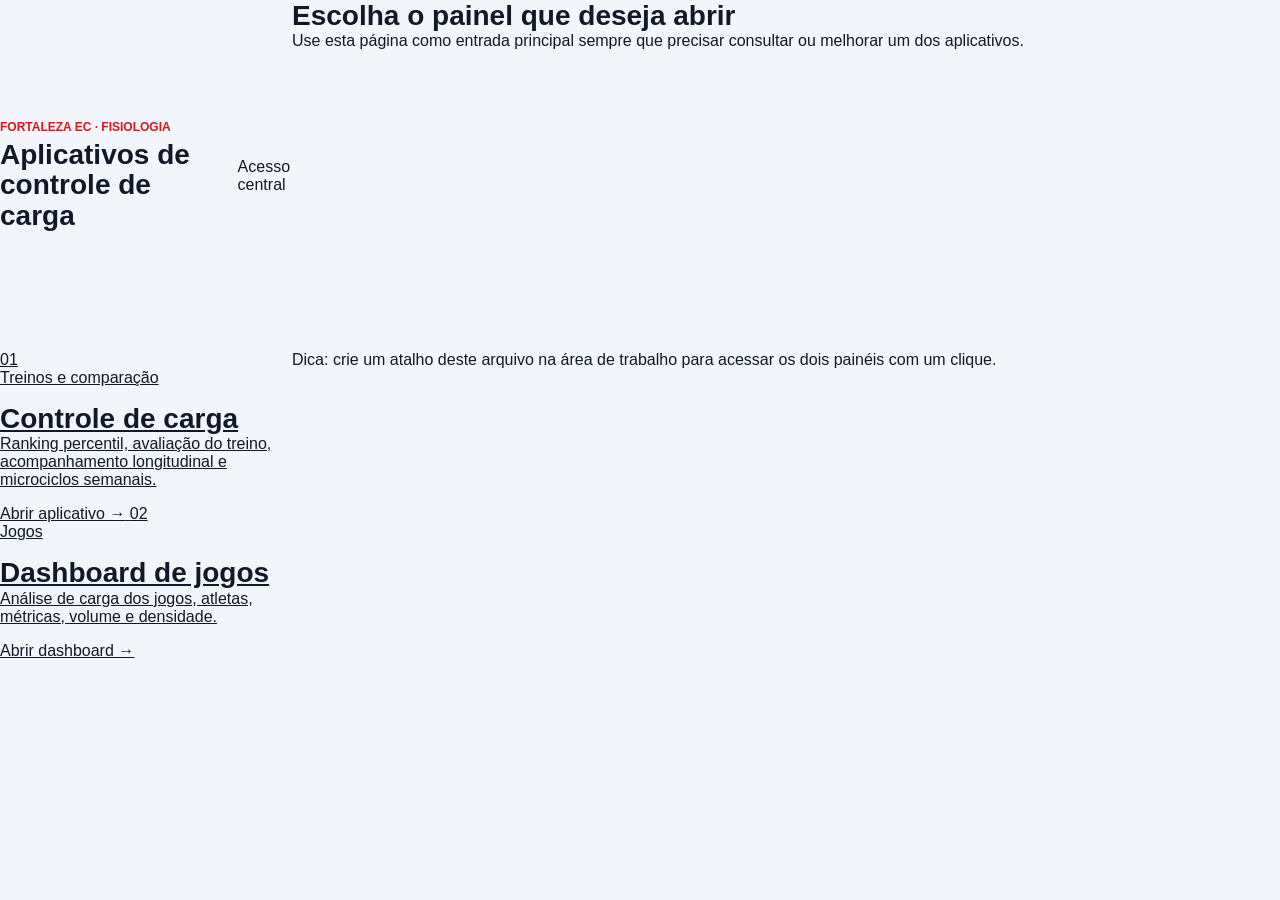
<file: load-dashboard/index.html>
<!doctype html>
<html lang="pt-BR">
  <head>
    <meta charset="utf-8" />
    <meta name="viewport" content="width=device-width, initial-scale=1" />
    <title>Aplicativos de controle de carga</title>
    <link rel="stylesheet" href="./styles.css" />
  </head>
  <body>
    <main class="app-shell launcher-shell">
      <section class="topbar">
        <div>
          <p class="eyebrow">Fortaleza EC · Fisiologia</p>
          <h1>Aplicativos de controle de carga</h1>
        </div>
        <div class="official-badge"><span class="badge-dot"></span>Acesso central</div>
      </section>

      <section class="launcher-intro">
        <h2>Escolha o painel que deseja abrir</h2>
        <p>Use esta página como entrada principal sempre que precisar consultar ou melhorar um dos aplicativos.</p>
      </section>

      <section class="launcher-grid" aria-label="Aplicativos disponíveis">
        <a class="launcher-card" href="./index.html">
          <span class="launcher-number">01</span>
          <div>
            <p class="section-kicker">Treinos e comparação</p>
            <h2>Controle de carga</h2>
            <p>Ranking percentil, avaliação do treino, acompanhamento longitudinal e microciclos semanais.</p>
          </div>
          <span class="launcher-action">Abrir aplicativo →</span>
        </a>

        <a class="launcher-card" href="./jogos/index.html">
          <span class="launcher-number">02</span>
          <div>
            <p class="section-kicker">Jogos</p>
            <h2>Dashboard de jogos</h2>
            <p>Análise de carga dos jogos, atletas, métricas, volume e densidade.</p>
          </div>
          <span class="launcher-action">Abrir dashboard →</span>
        </a>
      </section>

      <p class="launcher-help">Dica: crie um atalho deste arquivo na área de trabalho para acessar os dois painéis com um clique.</p>
    </main>
  </body>
</html>
</file>
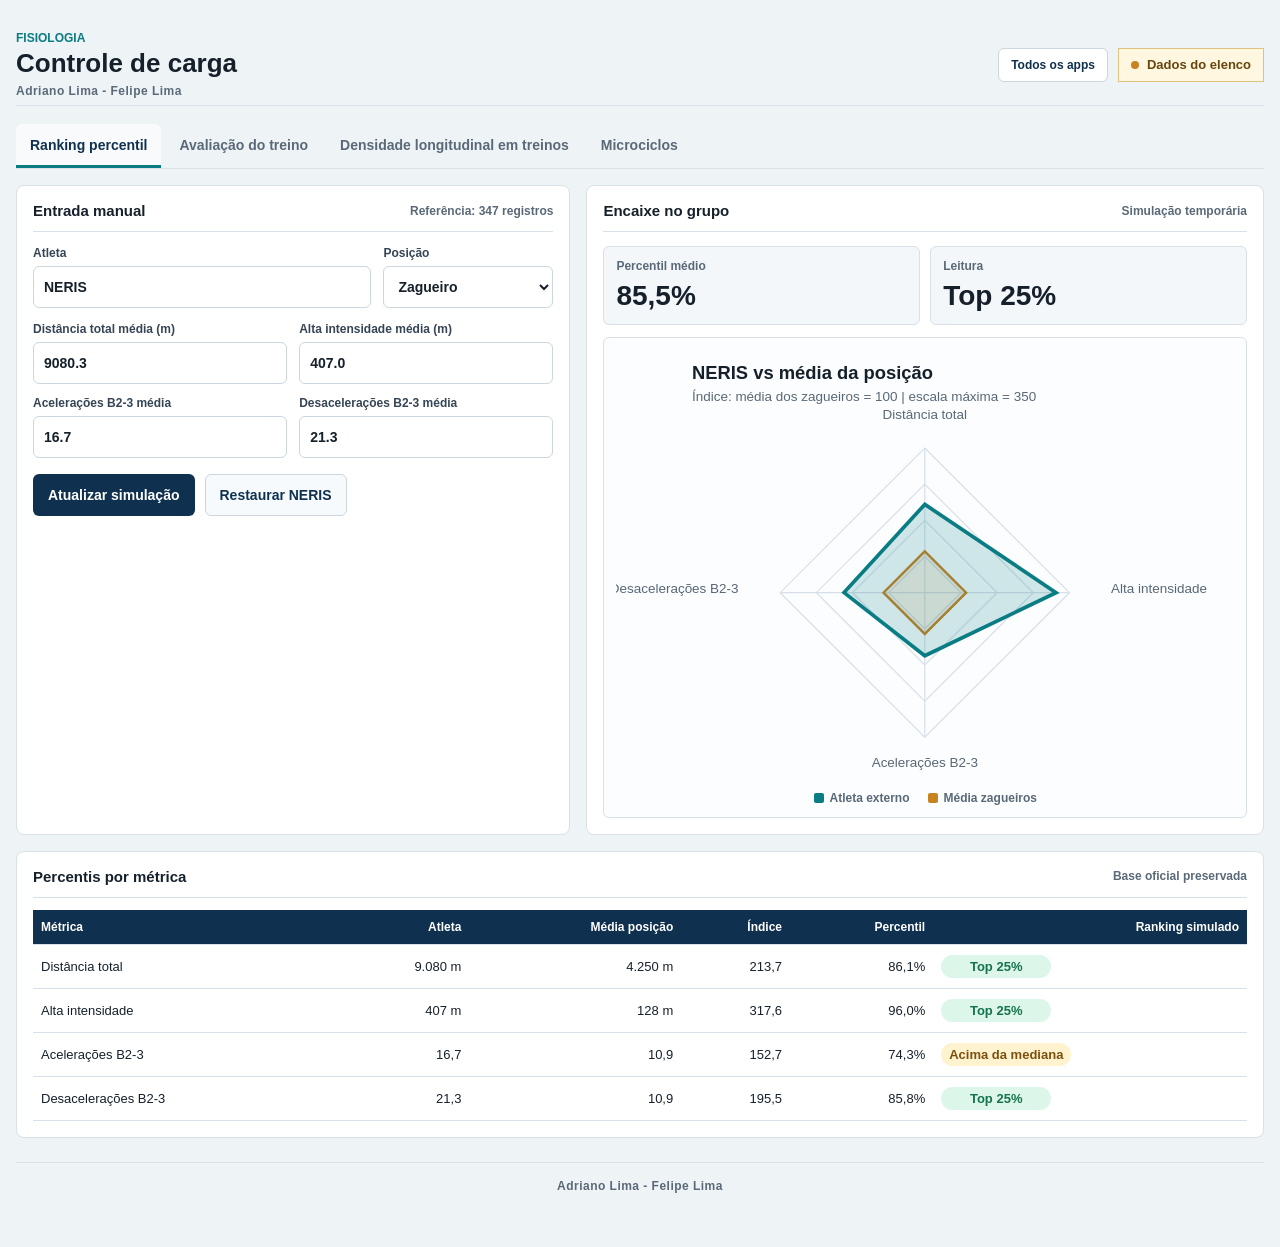
<file: load-dashboard/controle/index.html>
<!doctype html>
<html lang="pt-BR">
  <head>
    <meta charset="utf-8" />
    <meta name="viewport" content="width=device-width, initial-scale=1" />
    <title>Controle de carga</title>
    <link rel="stylesheet" href="./styles.css" />
  </head>
  <body>
    <main class="app-shell">
      <section class="topbar" aria-label="Cabeçalho do controle de carga">
        <div><p class="eyebrow">Fisiologia</p><h1>Controle de carga</h1><p class="app-credit">Adriano Lima - Felipe Lima</p></div>
        <div class="header-actions">
          <a class="app-switcher" href="./ABRIR_APPS.html">Todos os apps</a>
          <div class="official-badge"><span class="badge-dot"></span>Dados do elenco</div>
        </div>
      </section>

      <nav class="app-tabs" aria-label="Áreas do aplicativo">
        <button class="app-tab is-active" type="button" data-tab="ranking-view" aria-selected="true">Ranking percentil</button>
        <button class="app-tab" type="button" data-tab="training-view" aria-selected="false">Avaliação do treino</button>
        <button class="app-tab" type="button" data-tab="longitudinal-view" aria-selected="false">Densidade longitudinal em treinos</button>
        <button class="app-tab" type="button" data-tab="microcycle-view" aria-selected="false">Microciclos</button>
      </nav>

      <div class="tab-view is-active" id="ranking-view">
        <section class="workspace">
          <form class="panel input-panel" id="external-form">
            <div class="panel-heading"><h2>Entrada manual</h2><span id="reference-count">Referência: carregando</span></div>
            <div class="identity-grid">
              <label>Atleta<input id="athlete-name" type="text" value="NERIS" autocomplete="off" /></label>
              <label>Posição<select id="position"><option value="ZAGUEIRO" selected>Zagueiro</option></select></label>
            </div>
            <div class="metric-grid">
              <label>Distância total média (m)<input id="totalDistanceMeters" type="number" min="0" step="1" value="9080.3" /></label>
              <label>Alta intensidade média (m)<input id="highIntensityMeters" type="number" min="0" step="1" value="407.0" /></label>
              <label>Acelerações B2-3 média<input id="accelerationsB23" type="number" min="0" step="0.1" value="16.7" /></label>
              <label>Desacelerações B2-3 média<input id="decelerationsB23" type="number" min="0" step="0.1" value="21.3" /></label>
            </div>
            <div class="actions">
              <button type="submit" class="primary-action">Atualizar simulação</button>
              <button type="button" class="ghost-action" id="reset-defaults">Restaurar NERIS</button>
            </div>
          </form>

          <section class="panel result-panel" aria-label="Resultado da simulação">
            <div class="panel-heading"><h2>Encaixe no grupo</h2><span id="official-status">Simulação temporária</span></div>
            <div class="score-row">
              <div><span class="score-label">Percentil médio</span><strong id="mean-percentile">--</strong></div>
              <div><span class="score-label">Leitura</span><strong id="classification">--</strong></div>
            </div>
            <div class="radar-layout">
              <svg id="radar" viewBox="0 0 420 360" role="img" aria-label="Radar do atleta externo versus média da posição"></svg>
              <div class="legend"><span><i class="legend-external"></i>Atleta externo</span><span><i class="legend-reference"></i>Média zagueiros</span></div>
            </div>
          </section>
        </section>
        <section class="panel table-panel">
          <div class="panel-heading"><h2>Percentis por métrica</h2><span>Base oficial preservada</span></div>
          <div class="table-wrap"><table><thead><tr><th>Métrica</th><th>Atleta</th><th>Média posição</th><th>Índice</th><th>Percentil</th><th>Ranking simulado</th></tr></thead><tbody id="metric-rows"></tbody></table></div>
        </section>
      </div>

      <div class="tab-view" id="training-view">
        <section class="panel training-filter-panel">
          <div class="panel-heading">
            <div><p class="section-kicker">Atleta × posição</p><h2>Avaliação do treino</h2></div>
            <span id="training-updated">Base de treinos</span>
          </div>
          <div class="training-filter-grid">
            <label>Atleta<select id="training-athlete"></select></label>
            <fieldset class="mode-fieldset">
              <legend>Visualização</legend>
              <div class="segmented-control">
                <label><input type="radio" name="training-mode" value="volume" checked /><span>Volume</span></label>
                <label><input type="radio" name="training-mode" value="density" /><span>Densidade</span></label>
              </div>
            </fieldset>
            <label>Data inicial<input id="training-start-date" type="date" /></label>
            <label>Data final<input id="training-end-date" type="date" /></label>
          </div>
          <div class="block-filter">
            <div class="block-filter-heading">
              <div><span class="field-label">Blocos disponíveis</span><small>Somente blocos com mais de 80 m/min e duração superior a 10 min</small></div>
              <div class="compact-actions"><button type="button" class="text-action" id="select-all-blocks">Selecionar todos</button><button type="button" class="text-action" id="clear-blocks">Limpar</button></div>
            </div>
            <div class="block-options" id="training-blocks" aria-label="Seleção de blocos"></div>
          </div>
        </section>

        <section class="training-summary" aria-label="Resumo dos filtros">
          <article class="summary-card"><span>Posição</span><strong id="training-position">--</strong></article>
          <article class="summary-card"><span>Blocos do atleta</span><strong id="training-block-count">--</strong></article>
          <article class="summary-card"><span>Atletas na média</span><strong id="training-sample-count">--</strong></article>
          <article class="summary-card"><span>Referência</span><strong>100%</strong></article>
        </section>

        <section class="training-workspace">
          <section class="panel training-radar-panel">
            <div class="panel-heading"><h2>Perfil do treino</h2><span id="training-mode-label">Volume acumulado</span></div>
            <div class="radar-layout training-radar-layout">
              <svg id="training-radar" viewBox="0 0 520 430" role="img" aria-label="Radar do atleta versus média da posição"></svg>
              <div class="legend"><span><i class="legend-external"></i><span id="training-athlete-legend">Atleta</span></span><span><i class="legend-reference"></i>Média da posição</span></div>
            </div>
            <p class="training-note" id="training-note"></p>
          </section>
          <section class="panel training-table-panel">
            <div class="panel-heading"><h2>Comparação por variável</h2><span>100% = média da posição</span></div>
            <div class="table-wrap"><table class="training-table"><thead><tr><th>Variável</th><th>Atleta</th><th>Média posição</th><th>Índice</th></tr></thead><tbody id="training-metric-rows"></tbody></table></div>
          </section>
        </section>
      </div>

      <div class="tab-view" id="longitudinal-view">
        <section class="panel longitudinal-filter-panel">
          <div class="panel-heading">
            <div><p class="section-kicker">Evolução por dia de treino</p><h2>Densidade longitudinal em treinos</h2></div>
            <span>Média móvel do próprio atleta</span>
          </div>
          <div class="longitudinal-filter-grid">
            <label>Atleta<select id="longitudinal-athlete"></select></label>
            <label>Métrica<select id="longitudinal-metric"></select></label>
            <label>Janela da média móvel<select id="longitudinal-window"><option value="3">3 dias</option><option value="5" selected>5 dias</option><option value="10">10 dias</option></select></label>
            <label>Data inicial<input id="longitudinal-start-date" type="date" /></label>
            <label>Data final<input id="longitudinal-end-date" type="date" /></label>
          </div>
          <div class="active-filter-row">
            <label class="active-only-toggle">
              <input id="longitudinal-active-only" type="checkbox" />
              <span>Somente atletas ativos</span>
            </label>
            <small>Ative quando quiser restringir o atleta, o grupo e as médias da posição aos nomes marcados como ATIVO no cadastro.</small>
          </div>
          <div class="block-filter">
            <div class="block-filter-heading">
              <div><span class="field-label">Blocos acompanhados</span><small>Os blocos do mesmo dia são agrupados em uma densidade diária ponderada pela duração.</small></div>
              <div class="compact-actions"><button type="button" class="text-action" id="longitudinal-select-all">Selecionar todos</button><button type="button" class="text-action" id="longitudinal-clear">Limpar</button></div>
            </div>
            <div class="block-options" id="longitudinal-blocks" aria-label="Blocos do acompanhamento longitudinal"></div>
          </div>
        </section>

        <section class="training-summary" aria-label="Resumo longitudinal">
          <article class="summary-card"><span>Média móvel atual</span><strong id="longitudinal-current">--</strong></article>
          <article class="summary-card self-comparison"><span>Diferença com ele mesmo</span><strong id="longitudinal-self-difference">--</strong></article>
          <article class="summary-card"><span>Média atual da posição</span><strong id="longitudinal-position-mean">--</strong></article>
          <article class="summary-card"><span>Dias avaliados</span><strong id="longitudinal-days">--</strong></article>
        </section>

        <section class="panel longitudinal-chart-panel">
          <div class="panel-heading"><h2>Evolução do atleta</h2><span id="longitudinal-chart-caption">Densidade diária e média móvel</span></div>
          <div class="chart-wrap"><svg id="longitudinal-chart" viewBox="0 0 1120 420" role="img" aria-label="Evolução longitudinal da densidade do atleta"></svg></div>
          <div class="longitudinal-legend"><span><i class="legend-daily"></i>Densidade diária</span><span><i class="legend-moving"></i>Média móvel do atleta</span><span><i class="legend-position-line"></i>Média móvel da posição</span></div>
        </section>

        <section class="panel longitudinal-group-panel">
          <div class="panel-heading"><div><p class="section-kicker">Visão do elenco</p><h2>Tabela longitudinal do grupo</h2></div><span>Diferença positiva = verde · negativa = vermelho</span></div>
          <div class="table-wrap"><table class="group-density-table"><thead><tr><th>Atleta</th><th>Posição</th><th>Densidade atual</th><th>Média móvel</th><th>Com ele mesmo</th><th>Média posição</th><th>Últimos dias</th></tr></thead><tbody id="longitudinal-group-rows"></tbody></table></div>
        </section>
      </div>
      <div class="tab-view" id="microcycle-view">
        <section class="panel microcycle-filter-panel">
          <div class="panel-heading">
            <div><p class="section-kicker">Segunda a domingo</p><h2>Soma das médias diárias por microciclo</h2></div>
            <span id="microcycle-status">Carregando sessões</span>
          </div>
          <div class="microcycle-filter-grid">
            <label>Ano<select id="microcycle-year"></select></label>
            <label>Grupo<select id="microcycle-group"><option value="ALL">Todos os grupos</option><option value="G1">G1</option><option value="G2">G2</option><option value="G3">G3</option></select></label>
            <label>Atleta<select id="microcycle-athlete"></select></label>
          </div>
          <p class="microcycle-method">Cada data considera apenas o consolidado <strong>Session</strong>. Quando houver mais de uma sessão para o mesmo atleta no dia, elas são somadas antes da média da equipe; em seguida, as médias diárias são somadas de segunda a domingo.</p>
        </section>

        <section class="training-summary microcycle-summary" aria-label="Resumo dos microciclos">
          <article class="summary-card"><span>Microciclos com dados</span><strong id="microcycle-count">--</strong></article>
          <article class="summary-card"><span>Sessões avaliadas</span><strong id="microcycle-session-count">--</strong></article>
          <article class="summary-card"><span>Escopo</span><strong id="microcycle-scope">Equipe</strong></article>
          <article class="summary-card"><span>Período</span><strong id="microcycle-period">--</strong></article>
        </section>

        <section class="panel microcycle-table-panel">
          <div class="panel-heading">
            <div><p class="section-kicker">Soma semanal</p><h2>Carga acumulada dos microciclos</h2></div>
            <span>MC 1 contém o primeiro dia do ano</span>
          </div>
          <div class="table-wrap microcycle-table-wrap">
            <table class="microcycle-table">
              <thead><tr><th>Microciclo</th><th>Início</th><th>Distância total (m)</th><th>Alta intensidade (m)</th><th>Sprint (m)</th><th>Aceleração</th><th>Desaceleração</th></tr></thead>
              <tbody id="microcycle-rows"></tbody>
            </table>
          </div>
        </section>
      </div>
      <footer class="app-footer">Adriano Lima - Felipe Lima</footer>
    </main>
    <script src="./data/zagueiros_reference.js"></script>
    <script src="./data/training_data.js"></script>
    <script src="./data/microcycle_groups.js"></script>
    <script src="./app.js"></script>
  </body>
</html>
</file>
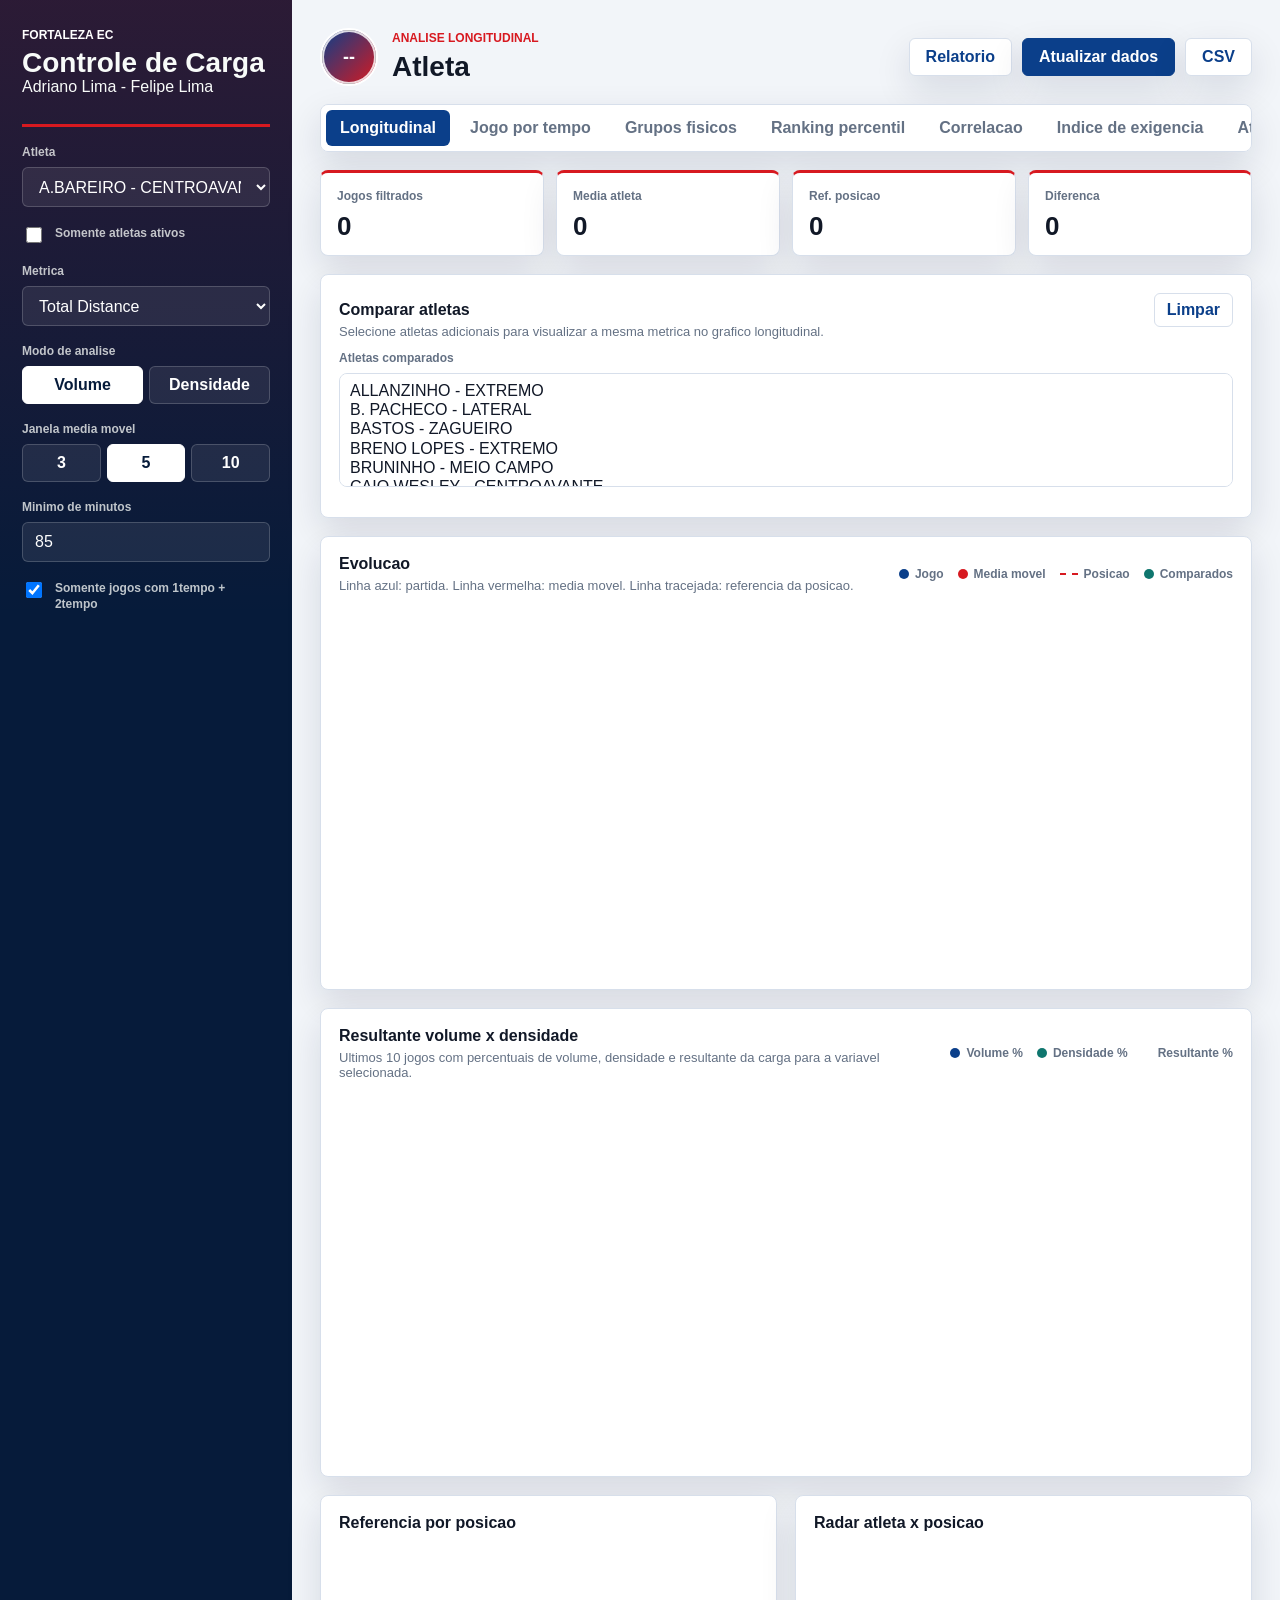
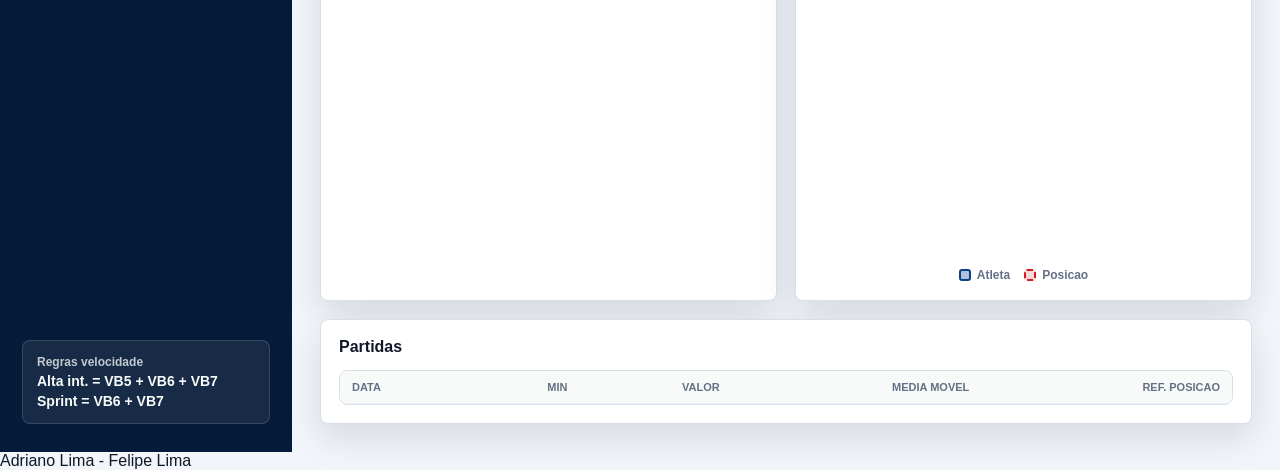
<file: load-dashboard/jogos/index.html>
﻿<!doctype html>
<html lang="pt-BR">
  <head>
    <meta charset="utf-8">
    <base href="../">
    <meta name="viewport" content="width=device-width, initial-scale=1">
    <title>Controle de Carga | Jogos</title>
    <link rel="stylesheet" href="./styles.css?v=20260730-game-split-render-fix-v4">
  </head>
  <body>
    <main class="app-shell">
      <aside class="sidebar" aria-label="Filtros">
        <div class="brand-block">
          <p class="eyebrow">Fortaleza EC</p>
          <h1>Controle de Carga</h1>
          <p class="app-credit">Adriano Lima - Felipe Lima</p>
        </div>

        <label class="field">
          <span>Atleta</span>
          <select id="athleteSelect"></select>
        </label>

        <label class="toggle">
          <input id="activeOnlyToggle" type="checkbox">
          <span>Somente atletas ativos</span>
        </label>

        <label class="field">
          <span>Metrica</span>
          <select id="metricSelect"></select>
        </label>

        <div class="field">
          <span>Modo de analise</span>
          <div class="segmented two" id="loadModeControl" role="group" aria-label="Modo de analise">
            <button type="button" data-mode="volume" class="active">Volume</button>
            <button type="button" data-mode="density">Densidade</button>
          </div>
        </div>

        <div class="field">
          <span>Janela media movel</span>
          <div class="segmented" id="windowControl" role="group" aria-label="Janela media movel">
            <button type="button" data-window="3">3</button>
            <button type="button" data-window="5" class="active">5</button>
            <button type="button" data-window="10">10</button>
          </div>
        </div>

        <label class="field">
          <span>Minimo de minutos</span>
          <input id="minutesInput" type="number" min="0" max="130" step="1" value="85">
        </label>

        <label class="toggle">
          <input id="completeToggle" type="checkbox" checked>
          <span>Somente jogos com 1tempo + 2tempo</span>
        </label>

        <div class="meta-box">
          <span>Regras velocidade</span>
          <strong>Alta int. = VB5 + VB6 + VB7</strong>
          <strong>Sprint = VB6 + VB7</strong>
        </div>
      </aside>

      <section class="workspace">
        <header class="topbar">
          <div class="athlete-title-row">
            <div id="athleteAvatar" class="athlete-avatar" aria-hidden="true">
              <span id="athleteAvatarFallback">--</span>
              <img id="athletePhoto" alt="">
            </div>
            <div>
              <p id="contextLabel" class="eyebrow">Analise longitudinal</p>
              <h2 id="athleteTitle">Atleta</h2>
            </div>
          </div>
          <div class="topbar-actions">
            <button id="reportButton" type="button" title="Gerar relatorio individual do indice de exigencia">Relatorio</button>
            <button id="refreshButton" type="button" title="Recarregar a versao mais recente dos dados">Atualizar dados</button>
            <button id="downloadButton" type="button" title="Baixar dados filtrados">CSV</button>
          </div>
        </header>

        <section id="reportBuilder" class="report-builder" hidden>
          <div class="report-builder-card">
            <div class="panel-head compact">
              <div>
                <h3>Relatorio personalizado</h3>
                <span>Selecione as abas e defina o quadrante de cada pagina.</span>
              </div>
              <button id="reportCloseButton" type="button" class="report-close-button" aria-label="Fechar gerador de relatorio">Fechar</button>
            </div>
            <div class="report-builder-grid">
              <label class="field report-title-field">
                <span>Titulo do relatorio</span>
                <input id="reportTitleInput" type="text" value="Relatorio personalizado - Controle de Carga">
              </label>
              <div class="report-builder-help">
                <strong>Identidade visual</strong>
                <p>O relatorio abre em uma nova janela com paleta do Fortaleza EC e layout pronto para impressao.</p>
              </div>
            </div>
            <div id="reportOptions" class="report-options"></div>
            <div class="report-actions">
              <button id="reportGenerateButton" type="button">Gerar relatorio</button>
            </div>
          </div>
        </section>

        <nav class="view-tabs" aria-label="Abas de analise">
          <button type="button" class="active" data-view="longitudinal">Longitudinal</button>
          <button type="button" data-view="gameSplit">Jogo por tempo</button>
          <button type="button" data-view="clusters">Grupos fisicos</button>
          <button type="button" data-view="ranking">Ranking percentil</button>
          <button type="button" data-view="correlation">Correlacao</button>
          <button type="button" data-view="demand">Indice de exigencia</button>
          <button type="button" data-view="external">Atleta externo</button>
          <button type="button" data-view="availability">Disponibilidade</button>
          <button type="button" data-view="alerts">Alertas</button>
          <button type="button" data-view="written">Material escrito</button>
        </nav>

        <section id="longitudinalView" class="view-panel active">
          <section class="kpi-grid" aria-label="Indicadores">
            <article class="kpi">
              <span>Jogos filtrados</span>
              <strong id="gamesKpi">0</strong>
            </article>
            <article class="kpi">
              <span>Media atleta</span>
              <strong id="athleteAvgKpi">0</strong>
            </article>
            <article class="kpi">
              <span>Ref. posicao</span>
              <strong id="positionAvgKpi">0</strong>
            </article>
            <article class="kpi">
              <span>Diferenca</span>
              <strong id="diffKpi">0</strong>
            </article>
          </section>

          <section class="panel compare-panel">
            <div class="panel-head compact">
              <div>
                <h3>Comparar atletas</h3>
                <p>Selecione atletas adicionais para visualizar a mesma metrica no grafico longitudinal.</p>
              </div>
              <button id="clearCompareButton" type="button">Limpar</button>
            </div>
            <label class="compare-select-label">
              <span>Atletas comparados</span>
              <select id="compareAthletesSelect" multiple size="5"></select>
            </label>
            <div id="compareChips" class="compare-chips"></div>
          </section>

          <section class="chart-panel">
            <div class="panel-head">
              <div>
                <h3 id="chartTitle">Evolucao</h3>
                <p id="chartSubtitle">Linha azul: partida. Linha vermelha: media movel. Linha tracejada: referencia da posicao.</p>
              </div>
              <div class="legend" aria-label="Legenda">
                <span><i class="dot raw"></i>Jogo</span>
                <span><i class="dot rolling"></i>Media movel</span>
                <span><i class="dash"></i>Posicao</span>
                <span><i class="dot compare"></i>Comparados</span>
              </div>
            </div>
            <div id="chart" class="chart" role="img" aria-label="Grafico longitudinal"></div>
          </section>

          <section class="chart-panel">
            <div class="panel-head">
              <div>
                <h3 id="loadResultTitle">Resultante volume x densidade</h3>
                <p id="loadResultSubtitle">Ultimos 10 jogos com percentuais de volume, densidade e resultante da carga para a variavel selecionada.</p>
              </div>
              <div class="legend" aria-label="Legenda resultante">
                <span><i class="dot result-volume"></i>Volume %</span>
                <span><i class="dot result-density"></i>Densidade %</span>
                <span><i class="dot result-total"></i>Resultante %</span>
              </div>
            </div>
            <div id="loadResultChart" class="chart" role="img" aria-label="Grafico de resultante de volume e densidade"></div>
          </section>

          <section class="lower-grid">
            <section class="panel">
              <div class="panel-head compact">
                <h3>Referencia por posicao</h3>
                <span id="referenceNote"></span>
              </div>
              <div id="positionBars" class="bars"></div>
            </section>

            <section class="panel radar-panel">
              <div class="panel-head compact">
                <h3>Radar atleta x posicao</h3>
                <span id="radarNote"></span>
              </div>
              <div id="radarChart" class="radar-chart" role="img" aria-label="Radar comparativo"></div>
              <div class="legend radar-legend" aria-label="Legenda radar">
                <span><i class="swatch athlete"></i>Atleta</span>
                <span><i class="swatch position"></i>Posicao</span>
              </div>
            </section>

            <section class="panel">
              <div class="panel-head compact">
                <h3>Partidas</h3>
                <span id="tableCount"></span>
              </div>
              <div class="table-wrap">
                <table>
                  <thead>
                    <tr>
                      <th>Data</th>
                      <th>Min</th>
                      <th id="metricHeader">Valor</th>
                      <th>Media movel</th>
                      <th>Ref. posicao</th>
                    </tr>
                  </thead>
                  <tbody id="eventsTable"></tbody>
                </table>
              </div>
            </section>
          </section>
        </section>

        <section id="gameSplitView" class="view-panel">
          <section class="cluster-toolbar panel">
            <div>
              <h3>Resumo por jogo e tempos</h3>
              <p id="gameSplitNote">Tabela do jogo completo, 1tempo e 2tempo com valor absoluto e comparacao contra a media do atleta no filtro atual.</p>
            </div>
            <div class="cluster-controls">
              <label>
                <span>Jogo</span>
                <select id="gameSplitDateSelect"></select>
              </label>
            </div>
          </section>

          <section class="availability-grid">
            <article class="kpi"><span>Jogos elegiveis</span><strong id="gameSplitGamesKpi">0</strong></article>
            <article class="kpi"><span>Data selecionada</span><strong id="gameSplitDateKpi">--</strong></article>
            <article class="kpi"><span>Minutos do jogo</span><strong id="gameSplitMinutesKpi">0</strong></article>
            <article class="kpi"><span>Pico V. max</span><strong id="gameSplitPeakVmaxKpi">0</strong></article>
          </section>

          <section class="panel">
            <div class="panel-head compact">
              <h3>Tabela comparativa por tempo</h3>
              <span id="gameSplitTableCount">0 linhas</span>
            </div>
            <div class="table-wrap game-split-table-wrap">
              <table>
                <thead>
                  <tr>
                    <th>Tarefa</th>
                    <th>Min</th>
                    <th>Dist. total</th>
                    <th>% media</th>
                    <th>Alta int.</th>
                    <th>% media</th>
                    <th>Aceleracoes</th>
                    <th>% media</th>
                    <th>Desaceleracoes</th>
                    <th>% media</th>
                    <th>&gt;25 km/h</th>
                    <th>% media</th>
                    <th>% V.max</th>
                    <th>% media</th>
                  </tr>
                </thead>
                <tbody id="gameSplitTable"></tbody>
              </table>
            </div>
          </section>

          <section class="panel">
            <div class="panel-head compact">
              <h3>Leitura do recorte</h3>
              <span id="gameSplitSummaryNote"></span>
            </div>
            <div id="gameSplitSummary" class="game-split-summary"></div>
          </section>

          <section class="panel">
            <div class="panel-head compact">
              <h3>Todos os jogadores na data</h3>
              <span id="gameSplitPlayersCount">0 atletas</span>
            </div>
            <div class="table-wrap game-split-table-wrap">
              <table>
                <thead>
                  <tr>
                    <th>Atleta</th>
                    <th>Posicao</th>
                    <th>Recorte</th>
                    <th>Min</th>
                    <th>Dist. total</th>
                    <th>% media</th>
                    <th>Max</th>
                    <th>Alta int.</th>
                    <th>% media</th>
                    <th>Max</th>
                    <th>Aceleracoes</th>
                    <th>% media</th>
                    <th>Max</th>
                    <th>Desaceleracoes</th>
                    <th>% media</th>
                    <th>Max</th>
                    <th>&gt;25 km/h</th>
                    <th>% media</th>
                    <th>Max</th>
                    <th>% V.max</th>
                    <th>% media</th>
                    <th>Max</th>
                  </tr>
                </thead>
                <tbody id="gameSplitPlayersTable"></tbody>
              </table>
            </div>
          </section>
        </section>

        <section id="clustersView" class="view-panel">
          <section class="cluster-toolbar panel">
            <div>
              <h3>Grupos fisicos por k-means</h3>
              <p id="clusterModeNote">O agrupamento usa medias por atleta nas metricas do radar, incluindo alta intensidade, padronizadas por z-score.</p>
            </div>
            <div class="cluster-controls">
              <label>
                <span>Clusters</span>
                <select id="clusterCountSelect">
                  <option value="2">2</option>
                  <option value="3" selected>3</option>
                  <option value="4">4</option>
                  <option value="5">5</option>
                </select>
              </label>
              <label>
                <span>Min. jogos</span>
                <input id="clusterMinGamesInput" type="number" min="1" max="20" step="1" value="3">
              </label>
            </div>
          </section>

          <section class="cluster-grid">
            <section class="panel">
              <div class="panel-head compact">
                <h3>Mapa dos atletas</h3>
                <span id="clusterMapNote"></span>
              </div>
              <div id="clusterScatter" class="cluster-scatter" role="img" aria-label="Mapa de clusters"></div>
            </section>

            <section class="panel">
              <div class="panel-head compact">
                <h3>Resumo dos grupos</h3>
                <span id="clusterSummaryNote"></span>
              </div>
              <div id="clusterCards" class="cluster-cards"></div>
            </section>
          </section>

          <section class="panel">
            <div class="panel-head compact">
              <h3>Atletas agrupados</h3>
              <span id="clusterTableCount"></span>
            </div>
            <div class="table-wrap cluster-table-wrap">
              <table>
                <thead>
                  <tr>
                    <th>Grupo</th>
                    <th>Atleta</th>
                    <th>Posicao</th>
                    <th>Jogos</th>
                    <th>Total Dist.</th>
                    <th>Alta int.</th>
                    <th>FMP High</th>
                    <th>Sprint</th>
                    <th>Acoes expl.</th>
                    <th>RHIE</th>
                    <th>Run High</th>
                  </tr>
                </thead>
                <tbody id="clusterTable"></tbody>
              </table>
            </div>
          </section>
        </section>
        <section id="rankingView" class="view-panel">
          <section class="cluster-toolbar panel">
            <div>
              <h3>Ranking percentil Fortaleza EC</h3>
              <p>Percentil calculado a partir das medias por atleta, com escolha entre referencia da equipe ou da posicao.</p>
            </div>
            <div class="cluster-controls">
              <label><span>Referencia</span><select id="rankingScopeSelect"><option value="team" selected>Equipe</option><option value="position">Posicao</option></select></label>
              <label><span>Posicao</span><select id="rankingPositionSelect"></select></label>
              <label><span>Ordenar por</span><select id="rankingSortSelect"></select></label>
              <label><span>Min. jogos</span><input id="rankingMinGamesInput" type="number" min="1" max="20" step="1" value="3"></label>
              <label><span>Mostrar</span><select id="rankingLimitSelect"><option value="10" selected>Top 10</option><option value="20">Top 20</option><option value="all">Todos</option></select></label>
              <div class="ranking-metric-picker">
                <span>Variaveis</span>
                <button id="rankingMetricToggle" type="button" class="metric-picker-button" aria-expanded="false" aria-controls="rankingMetricMenu">Selecionar variaveis</button>
                <div id="rankingMetricMenu" class="metric-picker-menu" hidden></div>
              </div>
            </div>
          </section>
          <section class="ranking-grid">
            <article class="kpi"><span>Atletas ranqueados</span><strong id="rankingAthletesKpi">0</strong></article>
            <article class="kpi"><span>Referencia</span><strong id="rankingScopeKpi">Equipe</strong></article>
            <article class="kpi"><span>Ordenacao</span><strong id="rankingMetricKpi">Media</strong></article>
          </section>

          <section class="panel">
            <div class="panel-head compact"><h3>Heatmap de percentis</h3><span id="rankingHeatmapNote"></span></div>
            <div id="rankingHeatmap" class="ranking-heatmap" role="img" aria-label="Heatmap de percentis por atleta e metrica"></div>
          </section>
          <section class="panel">
            <div class="panel-head compact"><h3>Tabela de percentis</h3><span id="rankingTableCount"></span></div>
            <div class="table-wrap ranking-table-wrap">
              <table>
                <thead id="rankingTableHead"></thead>
                <tbody id="rankingTable"></tbody>
              </table>
            </div>
          </section>
        </section>
        <section id="correlationView" class="view-panel">
          <section class="cluster-toolbar panel">
            <div>
              <h3>Matriz de correlacao - Jogos CTR</h3>
              <p>Correlacao de Pearson entre as variaveis numericas consolidadas por jogo, respeitando os filtros globais ativos do dashboard.</p>
            </div>
            <div class="alert-summary" id="correlationNote">Sem dados</div>
          </section>

          <section class="availability-grid">
            <article class="kpi"><span>Jogos na analise</span><strong id="correlationGamesKpi">0</strong></article>
            <article class="kpi"><span>Variaveis</span><strong id="correlationVariablesKpi">0</strong></article>
            <article class="kpi"><span>Maior correlacao +</span><strong id="correlationPositiveKpi">--</strong></article>
            <article class="kpi"><span>Maior correlacao -</span><strong id="correlationNegativeKpi">--</strong></article>
          </section>

          <section class="panel">
            <div class="panel-head compact">
              <h3>Heatmap de correlacao</h3>
              <span>Diagonal = 1,00</span>
            </div>
            <div id="correlationMatrix" class="correlation-matrix" role="img" aria-label="Matriz de correlacao entre variaveis do Jogos CTR"></div>
          </section>

          <section class="panel">
            <div class="panel-head compact">
              <h3>Pares mais fortes</h3>
              <span id="correlationPairsCount">0 pares</span>
            </div>
            <div class="table-wrap">
              <table>
                <thead><tr><th>#</th><th>Variavel A</th><th>Variavel B</th><th>r</th><th>Leitura</th></tr></thead>
                <tbody id="correlationPairsTable"></tbody>
              </table>
            </div>
          </section>
        </section>
        <section id="demandView" class="view-panel">
          <section class="cluster-toolbar panel">
            <div>
              <h3>Indice de exigencia da demanda fisica</h3>
              <p id="demandFormulaNote">Indice composto por desvios padrao ponderados do jogo e ajuste pela carga recente.</p>
            </div>
            <div class="cluster-controls">
              <label>
                <span>Data do jogo</span>
                <input id="demandDateInput" type="date">
              </label>
            </div>
            <div class="alert-summary" id="demandNote">Sem dados</div>
          </section>

          <section class="availability-grid">
            <article class="kpi"><span>Ultimo indice</span><strong id="demandScoreKpi">0</strong></article>
            <article class="kpi"><span>Faixa</span><strong id="demandBandKpi">--</strong></article>
            <article class="kpi"><span>Demanda do jogo</span><strong id="demandGameLoadKpi">0</strong></article>
            <article class="kpi"><span>Carga recente</span><strong id="demandRecentLoadKpi">0</strong></article>
          </section>

          <section class="panel">
            <div class="panel-head compact">
              <h3>Metodo do indice</h3>
              <span>Resumo tecnico</span>
            </div>
            <div class="demand-method">
              <article>
                <strong>1. Demanda do jogo</strong>
                <p>Z-score individual do atleta em cada metrica, com limite de -3 a +3 DP.</p>
              </article>
              <article>
                <strong>2. Pesos</strong>
                <p>Alta intensidade 28%, Acoes explosivas 25%, Sprint 20%, RHIE 18%, Distancia total 3%, FMP High 3%, Run High 3%.</p>
              </article>
              <article>
                <strong>3. Cargas complementares</strong>
                <p>Carga recente = EWMA dos ultimos 4 dias. Carga aguda/cronica = relacao entre a EWMA de 7 dias e a EWMA de 28 dias, com carga zero nos dias sem sessao.</p>
              </article>
              <article>
                <strong>4. Formula final</strong>
                <p>Indice final = 60% jogo + 20% carga aguda/cronica + 20% carga recente, convertido para escala 0-100.</p>
              </article>
            </div>
          </section>

          <section class="demand-grid">
            <section class="panel">
              <div class="panel-head compact">
                <h3>Escala de exigencia</h3>
                <span id="demandGaugeNote"></span>
              </div>
              <div id="demandGauge" class="demand-gauge" role="img" aria-label="Escala de exigencia de baixa a alta"></div>
            </section>

            <section class="panel">
              <div class="panel-head compact">
                <h3>Contribuicoes do ultimo jogo</h3>
                <span id="demandBreakdownNote"></span>
              </div>
              <div id="demandBreakdown" class="bars"></div>
            </section>
          </section>

          <section class="panel">
            <div class="panel-head compact">
              <h3>Historico do atleta</h3>
              <span id="demandTimelineNote"></span>
            </div>
            <div id="demandTimeline" class="group-metric-bars" role="img" aria-label="Historico do indice de exigencia por jogo"></div>
          </section>

          <section class="panel">
            <div class="panel-head compact">
              <h3>Atletas na data</h3>
              <span id="demandTableCount"></span>
            </div>
            <div class="table-wrap">
              <table>
                <thead><tr><th>#</th><th>Atleta</th><th>Posicao</th><th>Data</th><th>Indice</th><th>Faixa</th><th>Jogo</th><th>Recente</th></tr></thead>
                <tbody id="demandTable"></tbody>
              </table>
            </div>
          </section>
        </section>
        <section id="externalView" class="view-panel">
          <section class="cluster-toolbar panel">
            <div>
              <h3>Comparacao de atleta externo</h3>
              <p id="externalMethodNote">Upload de 1 linha por jogo para calcular percentis do atleta externo contra a equipe e contra atletas da mesma posicao.</p>
            </div>
            <div class="cluster-controls">
              <label>
                <span>Arquivo CSV</span>
                <input id="externalFileInput" type="file" accept=".csv,text/csv">
              </label>
              <a id="externalTemplateLink" class="template-link" href="./comparacao-atleta-externo-template.csv" download>Baixar template</a>
            </div>
            <div class="alert-summary" id="externalNote">Nenhum arquivo carregado</div>
          </section>

          <section class="availability-grid">
            <article class="kpi"><span>Jogos do candidato</span><strong id="externalGamesKpi">0</strong></article>
            <article class="kpi"><span>Posicao</span><strong id="externalPositionKpi">--</strong></article>
            <article class="kpi"><span>Percentil equipe</span><strong id="externalTeamPctKpi">--</strong></article>
            <article class="kpi"><span>Percentil posicao</span><strong id="externalPositionPctKpi">--</strong></article>
          </section>

          <section class="demand-grid">
            <section class="panel">
              <div class="panel-head compact">
                <h3>Perfil do candidato</h3>
                <span id="externalProfileNote"></span>
              </div>
              <div class="table-wrap">
                <table>
                  <thead><tr><th>Metrica</th><th>Media candidato</th><th>Percentil equipe</th><th>Percentil posicao</th></tr></thead>
                  <tbody id="externalProfileTable"></tbody>
                </table>
              </div>
            </section>

            <section class="panel">
              <div class="panel-head compact">
                <h3>Leitura rapida</h3>
                <span id="externalSummaryNote"></span>
              </div>
              <div id="externalSummaryBars" class="bars"></div>
            </section>
          </section>

          <section class="panel">
            <div class="panel-head compact">
              <h3>Referencia interna por atleta</h3>
              <span id="externalReferenceCount"></span>
            </div>
            <div class="table-wrap">
              <table>
                <thead><tr><th>Atleta</th><th>Posicao</th><th>Jogos</th><th>Dist. total</th><th>Alta int.</th><th>Aceleracoes</th><th>Desaceleracoes</th></tr></thead>
                <tbody id="externalReferenceTable"></tbody>
              </table>
            </div>
          </section>
        </section>
        <section id="availabilityView" class="view-panel">
          <section class="cluster-toolbar panel">
            <div>
              <h3>Disponibilidade do elenco</h3>
              <p>Atleta em DM e considerado indisponivel; G1, G2, G3 e demais grupos contam como disponiveis.</p>
            </div>
            <div class="cluster-controls">
              <label><span>Data inicial</span><input id="availabilityStartInput" type="date"></label>
              <label><span>Data final</span><input id="availabilityEndInput" type="date"></label>
              <label><span>Metrica</span><select id="availabilityMetricSelect"></select></label>
            </div>
          </section>

          <section class="availability-grid">
            <article class="kpi"><span>Dias no periodo</span><strong id="availabilityDaysKpi">0</strong></article>
            <article class="kpi"><span>Disponibilidade media</span><strong id="availabilityRateKpi">0%</strong></article>
            <article class="kpi"><span>Registros DM</span><strong id="availabilityDmKpi">0</strong></article>
            <article class="kpi"><span>Atletas avaliados</span><strong id="availabilityAthletesKpi">0</strong></article>
          </section>

          <section class="panel">
            <div class="panel-head compact">
              <h3>Evolucao diaria</h3>
              <span id="availabilityChartNote"></span>
            </div>
            <div id="availabilityChart" class="availability-chart" role="img" aria-label="Grafico de disponibilidade diaria"></div>
          </section>

          <section class="panel">
            <div class="panel-head compact">
              <h3>G1 x G2: somatorio das medias diarias</h3>
              <span id="availabilityMetricNote"></span>
            </div>
            <div id="availabilityMetricBars" class="group-metric-bars" role="img" aria-label="Comparacao de metricas entre grupos"></div>
            <div class="table-wrap daily-group-table-wrap">
              <table>
                <thead><tr><th>Data</th><th>G1 media</th><th>G1 atletas</th><th>G2 media</th><th>G2 atletas</th><th>Dif. G1-G2</th></tr></thead>
                <tbody id="availabilityDailyGroupTable"></tbody>
              </table>
            </div>
          </section>

          <section class="availability-lower">
            <section class="panel">
              <div class="panel-head compact">
                <h3>Distribuicao por grupo</h3>
                <span id="availabilityGroupNote"></span>
              </div>
              <div id="availabilityGroupBars" class="bars"></div>
            </section>
            <section class="panel">
              <div class="panel-head compact">
                <h3>Atletas com mais dias em DM</h3>
                <span id="availabilityTableCount"></span>
              </div>
              <div class="table-wrap availability-table-wrap">
                <table>
                  <thead><tr><th>Atleta</th><th>Posicao</th><th>Dias</th><th>DM</th><th>Disp.</th><th>Grupo mais freq.</th></tr></thead>
                  <tbody id="availabilityTable"></tbody>
                </table>
              </div>
            </section>
          </section>
          <section class="panel">
            <div class="panel-head compact">
              <h3>Medias fisicas por grupo</h3>
              <span id="availabilityMetricTableCount"></span>
            </div>
            <div class="table-wrap group-metric-table-wrap">
              <table>
                <thead><tr><th>Grupo</th><th>Registros</th><th>Atletas</th><th>Total Dist.</th><th>Alta int.</th><th>FMP High</th><th>Sprint</th><th>Acoes expl.</th><th>RHIE</th><th>Run High</th></tr></thead>
                <tbody id="availabilityMetricTable"></tbody>
              </table>
            </div>
          </section>
        </section>
        <section id="alertsView" class="view-panel">
          <section class="cluster-toolbar panel">
            <div>
              <h3>Alertas por desvio padrao</h3>
              <p>Ultimo jogo valido ate a data escolhida, comparado com o proprio historico anterior do atleta.</p>
            </div>
            <div class="cluster-controls">
              <label>
                <span>Limite</span>
                <select id="alertThresholdSelect">
                  <option value="2">2 DP</option>
                  <option value="1">1 DP</option>
                </select>
              </label>
              <label>
                <span>Data ref.</span>
                <input id="alertDateInput" type="date">
              </label>
            </div>
            <div class="alert-summary" id="alertNote">0 alertas</div>
          </section>
          <section id="alertBoard" class="alert-board"></section>
        </section>

        <section id="writtenView" class="view-panel">
          <section class="written-hero panel">
            <div>
              <p class="eyebrow">Fortaleza EC</p>
              <h3>Material escrito - App Controle de Carga</h3>
              <p>Resumo metodologico das analises construidas para acompanhamento de carga competitiva, disponibilidade, rankings e comparacoes do elenco.</p>
            </div>
          </section>

          <section class="written-grid">
            <article class="written-card">
              <span>01</span>
              <h4>Regra do jogo</h4>
              <p>Na planilha Jogos CTR, os periodos <strong>1tempo</strong> e <strong>2tempo</strong> representam primeiro e segundo tempo. O jogo completo e a soma dos dois periodos. Recortes minuto a minuto nao entram como jogo completo.</p>
            </article>
            <article class="written-card">
              <span>02</span>
              <h4>Vinculo dos atletas</h4>
              <p>O ID do atleta na base de jogos e cruzado com o cadastro para trazer nome oficial, posicao, status e foto. Isso padroniza os filtros, rankings, grupos e tabelas.</p>
            </article>
            <article class="written-card">
              <span>03</span>
              <h4>Metricas principais</h4>
              <p>As metricas acompanhadas sao Total Distance, Alta intensidade, FMP High Dynamic, Sprint, Acoes explosivas, RHIE Total Bouts e FMP Running High Duration. Alta intensidade e VB5 + VB6 + VB7. Sprint e VB6 + VB7. Acoes explosivas somam Acceleration B2-3, Deceleration B2-3, IMA CoD Left High e IMA CoD Right High.</p>
            </article>
            <article class="written-card">
              <span>04</span>
              <h4>Volume e densidade</h4>
              <p>O modo Volume usa os valores totais do jogo. O modo Densidade divide o volume pela duracao do jogo do atleta. Exemplo: 10.000 m em 100 min = 100 m/min.</p>
            </article>
            <article class="written-card">
              <span>05</span>
              <h4>Longitudinal</h4>
              <p>A aba longitudinal acompanha a evolucao do atleta jogo a jogo, media movel, referencia da posicao e radar atleta x posicao. O filtro minimo de minutos controla quais jogos entram no calculo.</p>
            </article>
            <article class="written-card">
              <span>06</span>
              <h4>Ranking percentil</h4>
              <p>O ranking usa medias por atleta e transforma cada metrica em percentil. A referencia pode ser equipe inteira ou a propria posicao. O filtro de posicao controla quem aparece na tela.</p>
            </article>
            <article class="written-card">
              <span>07</span>
              <h4>Grupos fisicos</h4>
              <p>O k-means agrupa atletas com perfis fisicos proximos a partir das metricas do radar, padronizadas por z-score. Os nomes dos grupos descrevem caracteristicas como resistencia alta, sprint baixo ou alta intensidade elevada.</p>
            </article>
            <article class="written-card">
              <span>08</span>
              <h4>Disponibilidade</h4>
              <p>A planilha GRUPOS TAG define o grupo diario do atleta. DM significa indisponivel. G1, G2, G3 e demais marcacoes contam como disponiveis para o calculo de disponibilidade do elenco.</p>
            </article>
            <article class="written-card">
              <span>09</span>
              <h4>Comparacao G1 x G2</h4>
              <p>Para comparar G1 e G2, em cada dia o app calcula a media da carga dos atletas do grupo. Depois soma essas medias diarias no periodo selecionado.</p>
            </article>
            <article class="written-card">
              <span>10</span>
              <h4>Atualizacao diaria</h4>
              <p>A automacao diaria atualiza Jogos CTR, cadastro e GRUPOS TAG, reconstruindo a base do dashboard e validando as abas principais. A leitura depende do arquivo local do OneDrive estar sincronizado no computador.</p>
            </article>
          </section>
        </section>
      </section>
      <footer class="app-footer">Adriano Lima - Felipe Lima</footer>
    </main>

    <script src="./data.js?v=20260817-data-refresh"></script>
    <script src="./app.js?v=20260817-athlete-demand-report"></script>
  </body>
</html>
</file>
<file: load-dashboard/styles.css>
:root {
  color-scheme: light;
  --ink: #111827;
  --muted: #647184;
  --line: #d7dfeb;
  --panel: #ffffff;
  --page: #f2f5f9;
  --nav: #061b3a;
  --nav-soft: #e7eef8;
  --blue: #0b3f8a;
  --blue-bright: #155fc0;
  --red: #d71920;
  --red-dark: #a70f16;
  --white: #ffffff;
  --shadow: 0 14px 36px rgba(6, 27, 58, 0.12);
}

* {
  box-sizing: border-box;
}

body {
  margin: 0;
  font-family: Inter, "Segoe UI", Arial, sans-serif;
  background: var(--page);
  color: var(--ink);
}

button,
select,
input {
  font: inherit;
}

a {
  color: inherit;
}

.app-shell {
  min-height: 100vh;
  display: grid;
  grid-template-columns: 292px 1fr;
}

.sidebar {
  background:
    linear-gradient(180deg, rgba(215, 25, 32, 0.18), transparent 30%),
    var(--nav);
  color: #f8fbf9;
  padding: 28px 22px;
  display: flex;
  flex-direction: column;
  gap: 18px;
}

.brand-block {
  padding-bottom: 12px;
  border-bottom: 3px solid var(--red);
}

.eyebrow {
  margin: 0 0 6px;
  color: var(--red);
  font-size: 12px;
  text-transform: uppercase;
  font-weight: 800;
  letter-spacing: 0;
}

.sidebar .eyebrow {
  color: #ffffff;
}

h1,
h2,
h3,
p {
  margin-top: 0;
}

h1 {
  margin-bottom: 0;
  font-size: 28px;
  line-height: 1.08;
}

h2 {
  margin-bottom: 0;
  font-size: 28px;
  line-height: 1.15;
}

h3 {
  margin-bottom: 0;
  font-size: 16px;
}

.field {
  display: grid;
  gap: 8px;
}

.field span,
.toggle span,
.meta-box span {
  font-size: 12px;
  font-weight: 700;
  color: rgba(248, 251, 249, 0.76);
}

select,
input[type="number"] {
  width: 100%;
  min-height: 40px;
  border-radius: 6px;
  border: 1px solid rgba(255, 255, 255, 0.18);
  background: rgba(255, 255, 255, 0.08);
  color: #ffffff;
  padding: 0 12px;
  outline: none;
}

select option {
  color: var(--ink);
}

.segmented {
  display: grid;
  grid-template-columns: repeat(3, 1fr);
  gap: 6px;
}

.segmented.two {
  grid-template-columns: repeat(2, 1fr);
}

.segmented button,
.topbar-actions button {
  min-height: 38px;
  border: 1px solid rgba(255, 255, 255, 0.18);
  border-radius: 6px;
  background: rgba(255, 255, 255, 0.08);
  color: #ffffff;
  cursor: pointer;
  font-weight: 800;
}

.segmented button.active {
  background: #ffffff;
  color: var(--nav);
  border-color: #ffffff;
}

.toggle {
  display: flex;
  align-items: flex-start;
  gap: 10px;
  line-height: 1.35;
}

.toggle input {
  margin-top: 2px;
  width: 16px;
  height: 16px;
}

.meta-box {
  margin-top: auto;
  padding: 14px;
  display: grid;
  gap: 4px;
  border: 1px solid rgba(255, 255, 255, 0.14);
  border-radius: 8px;
  background: rgba(255, 255, 255, 0.07);
}

.meta-box strong {
  font-size: 14px;
}

.template-link {
  display: inline-flex;
  min-height: 40px;
  align-items: center;
  justify-content: center;
  padding: 0 14px;
  border-radius: 6px;
  border: 1px solid var(--line);
  background: #ffffff;
  color: var(--blue);
  font-size: 13px;
  font-weight: 900;
  text-decoration: none;
  white-space: nowrap;
}

.workspace {
  min-width: 0;
  padding: 28px;
  display: grid;
  gap: 18px;
}

.topbar,
.panel-head {
  display: flex;
  align-items: center;
  justify-content: space-between;
  gap: 14px;
}

.athlete-title-row {
  display: flex;
  align-items: center;
  gap: 14px;
  min-width: 0;
}

.athlete-avatar,
.avatar-mini {
  position: relative;
  flex: 0 0 auto;
  overflow: hidden;
  border-radius: 50%;
  background: linear-gradient(135deg, var(--blue), var(--red));
  color: #ffffff;
  box-shadow: inset 0 0 0 2px rgba(255, 255, 255, 0.82);
}

.athlete-avatar {
  width: 58px;
  height: 58px;
  border: 2px solid #ffffff;
}

.athlete-avatar img,
.avatar-mini img {
  position: absolute;
  inset: 0;
  width: 100%;
  height: 100%;
  object-fit: cover;
  z-index: 1;
}

.athlete-avatar span,
.avatar-mini b {
  position: absolute;
  inset: 0;
  display: grid;
  place-items: center;
  font-weight: 900;
}

.athlete-avatar span {
  font-size: 18px;
}

.name-with-avatar {
  display: inline-flex;
  align-items: center;
  gap: 8px;
  min-width: 0;
  font-weight: 800;
}

.name-with-avatar > span:last-child {
  overflow: hidden;
  text-overflow: ellipsis;
}

.avatar-mini {
  width: 30px;
  height: 30px;
}

.avatar-mini b {
  font-size: 10px;
  line-height: 1;
}

.topbar-actions button {
  border-color: var(--line);
  background: var(--panel);
  color: var(--blue);
  box-shadow: var(--shadow);
  padding: 0 16px;
}

.topbar-actions {
  display: flex;
  gap: 10px;
  align-items: center;
}

.report-builder {
  position: relative;
  z-index: 4;
}

.report-builder-card {
  padding: 20px;
  border: 1px solid var(--line);
  border-radius: 10px;
  background: linear-gradient(135deg, rgba(11, 63, 138, 0.04), rgba(215, 25, 32, 0.05)), #ffffff;
  box-shadow: var(--shadow);
}

.report-builder-grid {
  display: grid;
  grid-template-columns: minmax(0, 1.3fr) minmax(260px, 0.7fr);
  gap: 14px;
  margin-bottom: 16px;
}

.report-title-field span,
.report-quadrant-field span {
  color: var(--muted);
}

.report-title-field input,
.report-quadrant-field input {
  width: 100%;
  min-height: 40px;
  border: 1px solid var(--line);
  border-radius: 8px;
  background: #ffffff;
  color: var(--ink);
  padding: 0 12px;
}

.report-builder-help {
  padding: 14px;
  border: 1px solid var(--line);
  border-radius: 8px;
  background: rgba(255, 255, 255, 0.82);
}

.report-builder-help strong {
  display: block;
  margin-bottom: 6px;
  color: var(--blue);
}

.report-builder-help p {
  margin: 0;
  color: var(--muted);
  font-size: 13px;
  line-height: 1.45;
}

.report-options {
  display: grid;
  grid-template-columns: repeat(2, minmax(0, 1fr));
  gap: 12px;
}

.report-option-card {
  padding: 14px;
  border: 1px solid var(--line);
  border-radius: 10px;
  background: rgba(255, 255, 255, 0.9);
}

.report-toggle {
  margin-bottom: 12px;
}

.report-toggle span {
  color: var(--ink);
  font-size: 13px;
  font-weight: 800;
}

.report-actions {
  display: flex;
  justify-content: flex-end;
  margin-top: 18px;
}

.report-actions button,
.report-close-button {
  min-height: 38px;
  border: 1px solid var(--line);
  border-radius: 8px;
  background: #ffffff;
  color: var(--blue);
  cursor: pointer;
  font-weight: 900;
  padding: 0 16px;
}

.report-actions button {
  background: var(--blue);
  border-color: var(--blue);
  color: #ffffff;
}

#refreshButton {
  background: var(--blue);
  border-color: var(--blue);
  color: #ffffff;
}

#refreshButton:disabled {
  cursor: wait;
  opacity: 0.72;
}

.view-tabs {
  display: flex;
  width: 100%;
  max-width: 100%;
  overflow-x: auto;
  gap: 6px;
  padding: 5px;
  border: 1px solid var(--line);
  border-radius: 8px;
  background: #ffffff;
  box-shadow: var(--shadow);
}

.view-tabs button {
  flex: 0 0 auto;
  min-height: 36px;
  padding: 0 14px;
  border: 0;
  border-radius: 6px;
  background: transparent;
  color: var(--muted);
  cursor: pointer;
  font-weight: 800;
}

.view-tabs button.active {
  background: var(--blue);
  color: #ffffff;
}

.view-panel {
  display: none;
}

.view-panel.active {
  display: grid;
  gap: 18px;
}

.kpi-grid {
  display: grid;
  grid-template-columns: repeat(4, minmax(0, 1fr));
  gap: 12px;
}

.kpi,
.panel,
.chart-panel {
  background: var(--panel);
  border: 1px solid var(--line);
  border-radius: 8px;
  box-shadow: var(--shadow);
}

.kpi {
  border-top: 3px solid var(--red);
}

.kpi {
  min-height: 86px;
  padding: 16px;
  display: grid;
  align-content: space-between;
}

.kpi span {
  color: var(--muted);
  font-size: 12px;
  font-weight: 800;
}

.kpi strong {
  font-size: 26px;
  line-height: 1;
}

.chart-panel,
.panel {
  padding: 18px;
}

.panel-head p {
  color: var(--muted);
  margin: 5px 0 0;
  font-size: 13px;
}

.panel-head.compact {
  align-items: baseline;
  margin-bottom: 14px;
}

.panel-head.compact span {
  color: var(--muted);
  font-size: 12px;
  font-weight: 700;
}

.legend {
  display: flex;
  align-items: center;
  gap: 14px;
  color: var(--muted);
  font-size: 12px;
  font-weight: 800;
  white-space: nowrap;
}

.legend span {
  display: inline-flex;
  align-items: center;
  gap: 6px;
}

.dot {
  width: 10px;
  height: 10px;
  border-radius: 50%;
  display: inline-block;
}

.dot.raw {
  background: var(--blue);
}

.dot.rolling {
  background: var(--red);
}

.dot.compare {
  background: #0f766e;
}

.dot.result-volume {
  background: var(--blue);
}

.dot.result-density {
  background: #0f766e;
}

.dot.result-total {
  background: var(--gold);
}

.dash {
  width: 18px;
  border-top: 2px dashed var(--red);
  display: inline-block;
}

.chart {
  width: 100%;
  min-height: 378px;
}

.chart svg {
  width: 100%;
  height: 378px;
  display: block;
}

.axis text,
.chart-note {
  fill: var(--muted);
  font-size: 11px;
}

.grid-line {
  stroke: #e8eef0;
  stroke-width: 1;
}

.raw-line {
  fill: none;
  stroke: var(--blue);
  stroke-width: 2.2;
}

.rolling-line {
  fill: none;
  stroke: var(--red);
  stroke-width: 3;
}

.reference-line {
  stroke: var(--red-dark);
  stroke-width: 2;
  stroke-dasharray: 6 6;
}

.point {
  fill: var(--blue);
  stroke: #ffffff;
  stroke-width: 2;
}

.compare-line {
  fill: none;
  stroke-width: 2;
  stroke-dasharray: 5 4;
  opacity: 0.92;
}

.compare-point {
  stroke: #ffffff;
  stroke-width: 1.5;
}

.result-volume-line,
.result-density-line,
.result-total-line {
  fill: none;
  stroke-width: 2.4;
}

.result-volume-line {
  stroke: var(--blue);
}

.result-density-line {
  stroke: #0f766e;
}

.result-total-line {
  stroke: var(--gold);
}

.result-volume-point,
.result-density-point,
.result-total-point {
  stroke: #ffffff;
  stroke-width: 2;
}

.result-volume-point {
  fill: var(--blue);
}

.result-density-point {
  fill: #0f766e;
}

.result-total-point {
  fill: var(--gold);
}

.compare-panel .panel-head {
  margin-bottom: 12px;
}

.compare-panel .panel-head button {
  min-height: 34px;
  border: 1px solid var(--line);
  border-radius: 6px;
  background: #ffffff;
  color: var(--blue);
  cursor: pointer;
  font-weight: 800;
  padding: 0 12px;
}

.compare-select-label {
  display: grid;
  gap: 8px;
}

.compare-select-label > span {
  color: var(--muted);
  font-size: 12px;
  font-weight: 800;
}

#compareAthletesSelect {
  min-height: 112px;
  border: 1px solid var(--line);
  border-radius: 8px;
  background: #ffffff;
  color: var(--ink);
  padding: 8px;
}

.compare-chips {
  display: flex;
  flex-wrap: wrap;
  gap: 8px;
  margin-top: 12px;
}

.compare-chip,
.muted-chip {
  display: inline-flex;
  min-height: 26px;
  align-items: center;
  border-radius: 999px;
  padding: 0 10px;
  font-size: 12px;
  font-weight: 900;
}

.compare-chip {
  background: color-mix(in srgb, var(--chip-color) 15%, #ffffff);
  color: var(--chip-color);
  border: 1px solid color-mix(in srgb, var(--chip-color) 42%, #ffffff);
}

.muted-chip {
  background: #f4f7fb;
  color: var(--muted);
}

.alert-board {
  display: grid;
  gap: 16px;
}

.alert-summary {
  min-width: 92px;
  border-radius: 8px;
  padding: 10px 12px;
  background: var(--nav-soft);
  color: var(--blue);
  text-align: center;
  font-weight: 900;
}

.alert-metric-section {
  border: 1px solid var(--line);
  border-radius: 8px;
  background: #ffffff;
  overflow: hidden;
}

.alert-metric-head,
.alert-stack-head {
  display: flex;
  align-items: center;
  justify-content: space-between;
  gap: 10px;
}

.alert-metric-head {
  min-height: 38px;
  padding: 8px 12px;
  background: #e7e9ee;
}

.alert-metric-head h3,
.alert-stack-head h4 {
  margin: 0;
  color: var(--ink);
  font-size: 15px;
}

.alert-metric-head span,
.alert-stack-head span {
  color: var(--muted);
  font-size: 12px;
  font-weight: 900;
}

.alert-metric-columns {
  display: grid;
  grid-template-columns: repeat(2, minmax(0, 1fr));
  gap: 1px;
  background: var(--line);
}

.alert-stack {
  min-height: 118px;
  padding: 12px;
  background: #fbfcfe;
}

.alert-stack-head {
  margin-bottom: 10px;
}

.alert-stack.increase .alert-stack-head h4 {
  color: var(--blue);
}

.alert-stack.drop .alert-stack-head h4 {
  color: var(--red);
}

.alert-card-grid {
  display: flex;
  flex-wrap: wrap;
  gap: 10px;
}

.alert-player-card {
  position: relative;
  width: 92px;
  overflow: hidden;
  border-radius: 8px;
  background: #3e4858;
  color: #ffffff;
  box-shadow: 0 10px 18px rgba(13, 28, 48, 0.12);
}

.alert-player-photo {
  position: relative;
  display: grid;
  width: 92px;
  height: 88px;
  place-items: center;
  overflow: hidden;
  background: linear-gradient(135deg, #315f8f, #183a68);
  color: #ffffff;
  font-size: 18px;
  font-weight: 900;
}

.alert-player-photo img {
  position: absolute;
  inset: 0;
  width: 100%;
  height: 100%;
  object-fit: cover;
}

.alert-player-photo b {
  position: relative;
  z-index: 1;
}

.alert-player-card strong {
  display: block;
  overflow: hidden;
  padding: 5px 6px 1px;
  font-size: 11px;
  line-height: 1.2;
  text-align: center;
  text-overflow: ellipsis;
  white-space: nowrap;
}

.alert-player-card > span:last-child {
  display: block;
  padding: 0 6px 6px;
  color: rgba(255, 255, 255, 0.82);
  font-size: 10px;
  font-weight: 800;
  text-align: center;
}

.alert-badge {
  position: absolute;
  z-index: 2;
  top: 6px;
  left: 6px;
  display: inline-flex;
  min-width: 26px;
  height: 26px;
  align-items: center;
  justify-content: center;
  border-radius: 999px;
  background: #ffffff;
  color: var(--blue);
  font-size: 11px;
  font-weight: 900;
}

.alert-player-card.drop .alert-badge {
  color: var(--red);
}

.lower-grid {
  display: grid;
  grid-template-columns: repeat(2, minmax(0, 1fr));
  gap: 18px;
}

.lower-grid > .panel:last-child {
  grid-column: 1 / -1;
}

.bars {
  display: grid;
  gap: 12px;
}

.bar-row {
  display: grid;
  grid-template-columns: 122px 1fr 72px;
  gap: 10px;
  align-items: center;
  font-size: 13px;
}

.bar-label {
  font-weight: 800;
}

.bar-track {
  height: 10px;
  border-radius: 999px;
  background: #edf2f3;
  overflow: hidden;
}

.bar-fill {
  height: 100%;
  background: linear-gradient(90deg, var(--blue), var(--red));
}

.bar-fill.danger {
  background: var(--red);
}

.bar-value {
  color: var(--muted);
  text-align: right;
  font-weight: 800;
}

.radar-panel {
  min-width: 0;
}

.radar-chart {
  width: 100%;
  min-height: 318px;
}

.radar-chart svg {
  width: 100%;
  height: 318px;
  display: block;
}

.radar-ring {
  fill: none;
  stroke: #dfe7ea;
  stroke-width: 1;
}

.radar-axis {
  stroke: #e9eef0;
  stroke-width: 1;
}

.radar-position {
  fill: rgba(215, 25, 32, 0.12);
  stroke: var(--red);
  stroke-width: 2;
  stroke-dasharray: 5 5;
}

.radar-athlete {
  fill: rgba(11, 63, 138, 0.24);
  stroke: var(--blue);
  stroke-width: 3;
}

.radar-point {
  fill: var(--blue);
  stroke: #ffffff;
  stroke-width: 2;
}

.radar-label,
.radar-scale {
  fill: var(--muted);
  font-size: 11px;
  font-weight: 800;
}

.radar-scale {
  font-weight: 700;
}

.radar-legend {
  justify-content: center;
  margin-top: 4px;
}

.swatch {
  width: 12px;
  height: 12px;
  border-radius: 3px;
  display: inline-block;
}

.swatch.athlete {
  background: rgba(11, 63, 138, 0.32);
  border: 2px solid var(--blue);
}

.swatch.position {
  background: rgba(215, 25, 32, 0.16);
  border: 2px dashed var(--red);
}

.cluster-toolbar {
  display: flex;
  align-items: center;
  justify-content: space-between;
  gap: 18px;
}

.cluster-toolbar p {
  margin: 5px 0 0;
  color: var(--muted);
  font-size: 13px;
}

.cluster-controls {
  display: flex;
  gap: 12px;
  align-items: end;
}

.cluster-controls label {
  display: grid;
  gap: 7px;
  min-width: 118px;
}

.ranking-metric-picker {
  position: relative;
  display: grid;
  gap: 7px;
  min-width: 190px;
}

.metric-picker-button {
  min-height: 38px;
  border: 1px solid var(--line);
  border-radius: 6px;
  background: #ffffff;
  color: var(--ink);
  padding: 0 12px;
  text-align: left;
  font-weight: 700;
  cursor: pointer;
}

.metric-picker-button::after {
  content: "⌄";
  float: right;
  font-size: 18px;
  line-height: 15px;
}

.metric-picker-button[aria-expanded="true"]::after {
  transform: rotate(180deg);
}

.metric-picker-menu {
  position: absolute;
  top: calc(100% + 8px);
  right: 0;
  z-index: 5;
  min-width: 260px;
  max-height: min(280px, calc(100vh - 180px));
  display: grid;
  gap: 8px;
  padding: 12px;
  overflow-y: auto;
  border: 1px solid var(--line);
  border-radius: 8px;
  background: #ffffff;
  box-shadow: var(--shadow);
}

.metric-picker-option {
  display: flex;
  align-items: center;
  gap: 10px;
  color: var(--ink);
  font-size: 13px;
  font-weight: 700;
}

.metric-picker-option input {
  width: 16px;
  height: 16px;
}

.ranking-table-actions {
  display: flex;
  align-items: center;
  gap: 12px;
}

.ranking-print-button {
  min-height: 34px;
  border: 0;
  border-radius: 6px;
  padding: 0 12px;
  background: var(--blue);
  color: #ffffff;
  font: inherit;
  font-size: 12px;
  font-weight: 900;
  cursor: pointer;
}

.ranking-print-button:hover {
  background: var(--red);
}

.cluster-controls span {
  color: var(--muted);
  font-size: 12px;
  font-weight: 800;
}

.cluster-controls select,
.cluster-controls input {
  min-height: 38px;
  border: 1px solid var(--line);
  border-radius: 6px;
  background: #ffffff;
  color: var(--ink);
  padding: 0 10px;
}

.cluster-grid {
  display: grid;
  grid-template-columns: minmax(0, 1.25fr) minmax(320px, 0.75fr);
  gap: 18px;
}

.cluster-scatter {
  min-height: 360px;
}

.cluster-scatter svg {
  width: 100%;
  height: 360px;
  display: block;
}

.cluster-dot-label {
  fill: var(--ink);
  font-size: 10px;
  font-weight: 800;
}

.axis-title {
  fill: var(--muted);
  font-size: 12px;
  font-weight: 800;
}

.cluster-cards {
  display: grid;
  gap: 12px;
}

.cluster-card {
  border: 1px solid var(--line);
  border-left: 5px solid var(--cluster-color);
  border-radius: 8px;
  padding: 13px;
  background: #fbfcfe;
}

.cluster-card > div {
  display: flex;
  align-items: baseline;
  justify-content: space-between;
  gap: 12px;
}

.cluster-card span {
  color: var(--muted);
  font-size: 12px;
  font-weight: 800;
}

.cluster-card strong {
  font-size: 18px;
}

.cluster-card h4 {
  margin: 8px 0 6px;
  color: var(--ink);
  font-size: 15px;
  line-height: 1.2;
}

.cluster-card p {
  margin: 7px 0 10px;
  color: var(--muted);
  font-size: 12px;
  font-weight: 700;
}

.cluster-card dl {
  display: grid;
  grid-template-columns: repeat(2, minmax(0, 1fr));
  gap: 8px 12px;
  margin: 0;
}

.cluster-card div div {
  min-width: 0;
}

.cluster-card dt {
  color: var(--muted);
  font-size: 11px;
  font-weight: 800;
}

.cluster-card dd {
  margin: 2px 0 0;
  font-size: 13px;
  font-weight: 800;
}

.cluster-badge {
  display: inline-flex;
  min-width: 34px;
  min-height: 24px;
  align-items: center;
  justify-content: center;
  border-radius: 999px;
  background: var(--cluster-color);
  color: #ffffff;
  font-size: 12px;
  font-weight: 900;
}

.cluster-table-wrap {
  max-height: 440px;
}

.table-wrap {
  max-height: 340px;
  overflow: auto;
  border: 1px solid var(--line);
  border-radius: 8px;
}

table {
  width: 100%;
  border-collapse: collapse;
  font-size: 13px;
}

th,
td {
  padding: 10px 12px;
  text-align: right;
  border-bottom: 1px solid #edf2f3;
  white-space: nowrap;
}

th:first-child,
td:first-child {
  text-align: left;
}

thead th {
  position: sticky;
  top: 0;
  background: #f8faf9;
  color: var(--muted);
  font-size: 11px;
  text-transform: uppercase;
  letter-spacing: 0;
  z-index: 1;
}

tbody tr:hover {
  background: #f8fbfa;
}

.empty {
  padding: 44px 16px;
  color: var(--muted);
  text-align: center;
}

@media (max-width: 980px) {
  .app-shell {
    grid-template-columns: 1fr;
  }

  .sidebar {
    position: static;
  }

  .kpi-grid,
  .lower-grid,
  .cluster-grid {
    grid-template-columns: 1fr;
  }

  .cluster-toolbar {
    align-items: stretch;
    flex-direction: column;
  }

  .report-builder-grid,
  .report-options {
    grid-template-columns: 1fr;
  }

  .cluster-controls {
    flex-wrap: wrap;
  }

  .ranking-metric-picker {
    min-width: 100%;
  }

  .metric-picker-menu {
    left: 0;
    right: auto;
    min-width: min(320px, 100%);
  }

  .lower-grid > .panel:last-child {
    grid-column: auto;
  }

  .topbar,
  .panel-head {
    align-items: flex-start;
    flex-direction: column;
  }
}

@media (max-width: 560px) {
  .workspace,
  .sidebar {
    padding: 20px;
  }

  .kpi-grid {
    gap: 10px;
  }

  .legend {
    flex-wrap: wrap;
  }

  .chart svg {
    height: 330px;
  }

  .chart {
    min-height: 330px;
  }
}

.ranking-grid {
  display: grid;
  grid-template-columns: repeat(3, minmax(0, 1fr));
  gap: 12px;
}

.ranking-table-wrap {
  max-height: 520px;
}

.percentile-pill {
  display: inline-flex;
  min-width: 44px;
  min-height: 24px;
  align-items: center;
  justify-content: center;
  border-radius: 999px;
  background: var(--blue);
  color: #ffffff;
  font-size: 12px;
  font-weight: 900;
}

.percentile-pill.danger {
  background: var(--red);
}

@media (max-width: 980px) {
  .ranking-grid {
    grid-template-columns: 1fr;
  }
}

.ranking-heatmap {
  width: 100%;
  overflow-x: auto;
}

.heatmap-grid {
  min-width: 780px;
  display: grid;
  grid-template-columns: 210px repeat(var(--metric-count), minmax(82px, 1fr));
  gap: 6px;
  align-items: stretch;
}

.heatmap-corner,
.heatmap-header,
.heatmap-athlete,
.heat-cell {
  min-height: 38px;
  border-radius: 6px;
  display: flex;
  align-items: center;
}

.heatmap-corner,
.heatmap-header {
  background: #f4f7fb;
  color: var(--muted);
  font-size: 11px;
  font-weight: 900;
  justify-content: center;
  text-transform: uppercase;
}

.heatmap-corner {
  justify-content: flex-start;
  padding: 0 10px;
}

.heatmap-athlete {
  background: #fbfcfe;
  border: 1px solid var(--line);
  padding: 7px 10px;
  justify-content: center;
  align-items: flex-start;
  flex-direction: column;
  gap: 3px;
}

.heatmap-athlete .name-with-avatar {
  max-width: 100%;
  font-size: 12px;
  line-height: 1.1;
}

.heatmap-athlete > span {
  margin-left: 38px;
  color: var(--muted);
  font-size: 10px;
  font-weight: 800;
}

.heat-cell {
  justify-content: center;
  font-size: 12px;
  font-weight: 900;
  box-shadow: inset 0 0 0 1px rgba(17, 24, 39, 0.08);
}

.heatmap-legend {
  margin-top: 12px;
  display: flex;
  align-items: center;
  justify-content: flex-end;
  gap: 8px;
  color: var(--muted);
  font-size: 12px;
  font-weight: 800;
}

.heatmap-legend i {
  width: 160px;
  height: 10px;
  border-radius: 999px;
  background: linear-gradient(90deg, var(--red), #ffffff 50%, var(--blue));
  border: 1px solid var(--line);
}

.correlation-matrix {
  width: 100%;
  overflow-x: auto;
}

.correlation-grid {
  min-width: 940px;
  display: grid;
  grid-template-columns: 190px repeat(var(--correlation-count), minmax(88px, 1fr));
  gap: 6px;
  align-items: stretch;
}

.correlation-corner,
.correlation-header,
.correlation-row-label,
.correlation-cell {
  min-height: 42px;
  border-radius: 6px;
  display: flex;
  align-items: center;
}

.correlation-corner,
.correlation-header {
  background: #f4f7fb;
  color: var(--muted);
  font-size: 11px;
  font-weight: 900;
  justify-content: center;
  text-transform: uppercase;
}

.correlation-corner {
  justify-content: flex-start;
  padding: 0 12px;
}

.correlation-row-label {
  background: #fbfcfe;
  border: 1px solid var(--line);
  padding: 0 12px;
  color: var(--ink);
  font-size: 12px;
  font-weight: 800;
}

.correlation-cell {
  justify-content: center;
  flex-direction: column;
  gap: 2px;
  box-shadow: inset 0 0 0 1px rgba(17, 24, 39, 0.08);
  font-size: 12px;
  font-weight: 900;
}

.correlation-cell span {
  color: rgba(17, 24, 39, 0.72);
  font-size: 10px;
  font-weight: 800;
}

.correlation-cell.diagonal {
  box-shadow: inset 0 0 0 2px rgba(11, 63, 138, 0.18);
}

.demand-grid {
  display: grid;
  grid-template-columns: minmax(320px, 0.9fr) minmax(0, 1.1fr);
  gap: 18px;
}

.demand-method {
  display: grid;
  grid-template-columns: repeat(4, minmax(0, 1fr));
  gap: 12px;
}

.demand-method article {
  padding: 14px;
  border: 1px solid var(--line);
  border-radius: 8px;
  background: #fbfcfe;
}

.demand-method strong {
  display: block;
  margin-bottom: 8px;
  color: var(--blue);
  font-size: 13px;
}

.demand-method p {
  margin: 0;
  color: var(--ink);
  font-size: 13px;
  line-height: 1.45;
}

.demand-gauge {
  display: grid;
  gap: 12px;
}

.demand-scale {
  position: relative;
  height: 18px;
  border-radius: 999px;
  background: linear-gradient(90deg, #0f766e 0%, #84cc16 22%, #facc15 50%, #f97316 74%, #d71920 100%);
  box-shadow: inset 0 0 0 1px rgba(17, 24, 39, 0.08);
}

.demand-scale-marker {
  position: absolute;
  top: -6px;
  width: 4px;
  height: 30px;
  border-radius: 999px;
  background: var(--nav);
  box-shadow: 0 0 0 2px rgba(255, 255, 255, 0.9);
  transform: translateX(-50%);
}

.demand-scale-labels {
  display: flex;
  justify-content: space-between;
  gap: 8px;
  color: var(--muted);
  font-size: 11px;
  font-weight: 900;
  text-transform: uppercase;
}

.demand-summary {
  display: grid;
  grid-template-columns: repeat(3, minmax(0, 1fr));
  gap: 10px;
}

.demand-summary article {
  padding: 12px;
  border: 1px solid var(--line);
  border-radius: 8px;
  background: #fbfcfe;
}

.demand-summary span {
  display: block;
  margin-bottom: 6px;
  color: var(--muted);
  font-size: 11px;
  font-weight: 900;
  text-transform: uppercase;
}

.demand-summary strong {
  color: var(--nav);
  font-size: 20px;
  line-height: 1;
}

.demand-badge {
  display: inline-flex;
  min-width: 92px;
  min-height: 30px;
  align-items: center;
  justify-content: center;
  border-radius: 999px;
  padding: 0 12px;
  color: #ffffff;
  font-size: 12px;
  font-weight: 900;
  text-transform: uppercase;
}

.availability-grid {
  display: grid;
  grid-template-columns: repeat(4, minmax(0, 1fr));
  gap: 12px;
}

.availability-chart {
  width: 100%;
  min-height: 320px;
}

.availability-chart svg {
  width: 100%;
  height: 320px;
  display: block;
}

.availability-bar {
  fill: rgba(11, 63, 138, 0.22);
}

.availability-line {
  fill: none;
  stroke: var(--red);
  stroke-width: 3;
}

.availability-lower {
  display: grid;
  grid-template-columns: minmax(320px, 0.8fr) minmax(0, 1.2fr);
  gap: 18px;
}

.availability-table-wrap {
  max-height: 460px;
}

.group-metric-bars {
  display: grid;
  gap: 12px;
}

.group-metric-row {
  display: grid;
  grid-template-columns: 190px 1fr 130px;
  gap: 12px;
  align-items: center;
}

.group-metric-row strong,
.group-metric-row b {
  font-size: 14px;
}

.group-metric-row span {
  display: block;
  margin-top: 3px;
  color: var(--muted);
  font-size: 11px;
  font-weight: 800;
}

.group-metric-row b {
  text-align: right;
}

.group-pill {
  display: inline-flex;
  min-width: 42px;
  min-height: 24px;
  align-items: center;
  justify-content: center;
  border-radius: 999px;
  background: var(--blue);
  color: #ffffff;
  font-size: 12px;
  font-weight: 900;
}

.group-pill.danger {
  background: var(--red);
}

.group-metric-table-wrap {
  max-height: 360px;
}

.daily-group-table-wrap {
  margin-top: 16px;
  max-height: 320px;
}

.game-split-table-wrap {
  max-height: 460px;
}

.game-split-pill {
  display: inline-flex;
  min-width: 56px;
  min-height: 24px;
  align-items: center;
  justify-content: center;
  border-radius: 999px;
  font-size: 12px;
  font-weight: 900;
  color: #ffffff;
}

.game-split-pill.up {
  background: var(--blue);
}

.game-split-pill.down {
  background: var(--red);
}

.game-split-summary {
  display: grid;
  grid-template-columns: repeat(2, minmax(0, 1fr));
  gap: 12px;
}

.game-split-card {
  padding: 14px;
  border: 1px solid var(--line);
  border-radius: 8px;
  background: #fbfcfe;
}

.game-split-card strong {
  display: block;
  margin-bottom: 8px;
  color: var(--blue);
  font-size: 13px;
}

.game-split-card p {
  margin: 0;
  color: var(--ink);
  font-size: 13px;
  line-height: 1.45;
}

.written-hero {
  border-left: 5px solid var(--red);
}

.written-hero h3 {
  color: var(--blue);
  font-size: 24px;
  line-height: 1.15;
}

.written-hero p:last-child {
  max-width: 760px;
  margin: 8px 0 0;
  color: var(--muted);
  font-size: 14px;
  line-height: 1.5;
}

.written-grid {
  display: grid;
  grid-template-columns: repeat(2, minmax(0, 1fr));
  gap: 14px;
}

.written-card {
  min-height: 178px;
  padding: 18px;
  border: 1px solid var(--line);
  border-radius: 8px;
  background: #ffffff;
  box-shadow: var(--shadow);
}

.written-card span {
  display: inline-flex;
  width: 34px;
  height: 26px;
  align-items: center;
  justify-content: center;
  border-radius: 999px;
  background: var(--nav-soft);
  color: var(--blue);
  font-size: 12px;
  font-weight: 900;
}

.written-card h4 {
  margin: 12px 0 8px;
  color: var(--blue);
  font-size: 17px;
}

.written-card p {
  margin: 0;
  color: var(--ink);
  font-size: 14px;
  line-height: 1.5;
}

.written-card strong {
  color: var(--red);
}

@media (max-width: 980px) {
  .alert-metric-columns,
  .demand-method,
  .demand-grid,
  .game-split-summary,
  .availability-grid,
  .availability-lower,
  .written-grid {
    grid-template-columns: 1fr;
  }

  .group-metric-row {
    grid-template-columns: 1fr;
  }

  .group-metric-row b {
    text-align: left;
  }
}
</file>
<file: load-dashboard/controle/styles.css>
:root {
  color-scheme: light;
  --ink: #15202b;
  --muted: #5a6978;
  --line: #d8e0e8;
  --soft: #f4f7fa;
  --panel: #ffffff;
  --navy: #0f314f;
  --teal: #097d83;
  --amber: #c78320;
  --green: #16734b;
  --red: #b84545;
}

* {
  box-sizing: border-box;
}

body {
  margin: 0;
  background: #eef3f6;
  color: var(--ink);
  font-family: Arial, Helvetica, sans-serif;
}

.app-shell {
  width: min(1280px, calc(100vw - 32px));
  margin: 0 auto;
  padding: 24px 0 32px;
}

.topbar {
  min-height: 82px;
  display: flex;
  align-items: center;
  justify-content: space-between;
  gap: 20px;
  border-bottom: 1px solid var(--line);
  margin-bottom: 18px;
}

.eyebrow {
  margin: 0 0 4px;
  color: var(--teal);
  font-size: 12px;
  font-weight: 700;
  text-transform: uppercase;
}

h1,
h2 {
  margin: 0;
  letter-spacing: 0;
}

h1 {
  font-size: 26px;
  line-height: 1.15;
}

h2 {
  font-size: 15px;
}

.app-credit {
  margin: 5px 0 0;
  color: var(--muted);
  font-size: 12px;
  font-weight: 700;
  letter-spacing: 0.04em;
}

.official-badge {
  display: inline-flex;
  align-items: center;
  gap: 8px;
  min-height: 34px;
  padding: 0 12px;
  border: 1px solid #e0c27e;
  background: #fff7df;
  color: #68450d;
  font-size: 13px;
  font-weight: 700;
}

.header-actions {
  display: flex;
  align-items: center;
  gap: 10px;
}

.app-switcher {
  display: inline-flex;
  min-height: 34px;
  align-items: center;
  padding: 0 12px;
  border: 1px solid #cbd6df;
  border-radius: 6px;
  color: var(--navy);
  background: #fff;
  font-size: 12px;
  font-weight: 700;
  text-decoration: none;
}

.app-switcher:hover {
  border-color: var(--teal);
  color: var(--teal);
}

.badge-dot {
  width: 8px;
  height: 8px;
  border-radius: 50%;
  background: var(--amber);
}

.workspace {
  display: grid;
  grid-template-columns: minmax(360px, 0.9fr) minmax(520px, 1.1fr);
  gap: 16px;
}

.panel {
  background: var(--panel);
  border: 1px solid var(--line);
  border-radius: 8px;
}

.input-panel,
.result-panel,
.table-panel {
  padding: 16px;
}

.panel-heading {
  display: flex;
  align-items: center;
  justify-content: space-between;
  gap: 12px;
  padding-bottom: 12px;
  border-bottom: 1px solid var(--line);
  color: var(--ink);
}

.panel-heading span {
  color: var(--muted);
  font-size: 12px;
  font-weight: 700;
}

.identity-grid,
.metric-grid {
  display: grid;
  gap: 12px;
  margin-top: 14px;
}

.identity-grid {
  grid-template-columns: 1fr 170px;
}

.metric-grid {
  grid-template-columns: repeat(2, minmax(0, 1fr));
}

label {
  display: grid;
  gap: 6px;
  color: #354555;
  font-size: 12px;
  font-weight: 700;
}

input,
select {
  width: 100%;
  height: 42px;
  border: 1px solid #cbd6df;
  border-radius: 6px;
  padding: 0 10px;
  color: var(--ink);
  background: #ffffff;
  font: inherit;
  font-size: 14px;
}

input:focus,
select:focus {
  outline: 2px solid rgba(9, 125, 131, 0.22);
  border-color: var(--teal);
}

.actions {
  display: flex;
  align-items: center;
  gap: 10px;
  margin-top: 16px;
}

button {
  height: 42px;
  border-radius: 6px;
  border: 1px solid transparent;
  padding: 0 14px;
  font: inherit;
  font-size: 14px;
  font-weight: 700;
  cursor: pointer;
}

.primary-action {
  display: inline-flex;
  align-items: center;
  gap: 8px;
  color: white;
  background: var(--navy);
}

.primary-action svg {
  width: 17px;
  height: 17px;
  fill: none;
  stroke: currentColor;
  stroke-width: 2;
  stroke-linecap: round;
  stroke-linejoin: round;
}

.ghost-action {
  color: var(--navy);
  background: #f7fafc;
  border-color: #cbd6df;
}

.score-row {
  display: grid;
  grid-template-columns: 1fr 1fr;
  gap: 10px;
  margin-top: 14px;
}

.score-row > div {
  min-height: 78px;
  border: 1px solid var(--line);
  border-radius: 6px;
  padding: 12px;
  background: var(--soft);
}

.score-label {
  display: block;
  color: var(--muted);
  font-size: 12px;
  font-weight: 700;
  margin-bottom: 8px;
}

.score-row strong {
  display: block;
  font-size: 28px;
  line-height: 1.1;
}

.radar-layout {
  margin-top: 12px;
  border: 1px solid var(--line);
  border-radius: 6px;
  background: #fbfdfe;
  padding: 12px;
}

#radar {
  width: 100%;
  aspect-ratio: 7 / 5;
  display: block;
}

.legend {
  display: flex;
  justify-content: center;
  gap: 18px;
  color: var(--muted);
  font-size: 12px;
  font-weight: 700;
}

.legend span {
  display: inline-flex;
  align-items: center;
  gap: 6px;
}

.legend i {
  width: 10px;
  height: 10px;
  display: inline-block;
  border-radius: 2px;
}

.legend-external {
  background: var(--teal);
}

.legend-reference {
  background: var(--amber);
}

.table-panel {
  margin-top: 16px;
}

.table-wrap {
  width: 100%;
  overflow-x: auto;
}

table {
  width: 100%;
  min-width: 820px;
  border-collapse: collapse;
  margin-top: 12px;
  font-size: 13px;
}

th,
td {
  border-bottom: 1px solid var(--line);
  padding: 10px 8px;
  text-align: right;
  white-space: nowrap;
}

th {
  color: white;
  background: var(--navy);
  font-size: 12px;
}

th:first-child,
td:first-child,
td:last-child {
  text-align: left;
}

.rank-pill {
  display: inline-block;
  min-width: 110px;
  padding: 4px 8px;
  border-radius: 999px;
  text-align: center;
  font-weight: 700;
}

.rank-top {
  background: #dcf7e9;
  color: var(--green);
}

.rank-mid {
  background: #fff3cf;
  color: #7b500f;
}

.rank-low {
  background: #ffe3e3;
  color: var(--red);
}

.app-tabs {
  display: flex;
  gap: 4px;
  margin-bottom: 16px;
  border-bottom: 1px solid var(--line);
}

.app-tab {
  height: 44px;
  border: 0;
  border-bottom: 3px solid transparent;
  border-radius: 6px 6px 0 0;
  color: var(--muted);
  background: transparent;
}

.app-tab:hover,
.app-tab.is-active {
  color: var(--navy);
  background: #f8fafc;
}

.app-tab.is-active {
  border-bottom-color: var(--teal);
}

.tab-view {
  display: none;
}

.tab-view.is-active {
  display: block;
}

.training-filter-panel,
.training-radar-panel,
.training-table-panel {
  padding: 16px;
}

.section-kicker {
  margin: 0 0 3px;
  color: var(--teal);
  font-size: 11px;
  font-weight: 700;
  text-transform: uppercase;
}

.training-filter-grid {
  display: grid;
  grid-template-columns: minmax(220px, 1.3fr) minmax(210px, 1fr) minmax(150px, 0.8fr) minmax(150px, 0.8fr);
  gap: 12px;
  margin-top: 14px;
}

.mode-fieldset {
  min-width: 0;
  margin: 0;
  padding: 0;
  border: 0;
}

.mode-fieldset legend,
.field-label {
  display: block;
  margin-bottom: 6px;
  color: #354555;
  font-size: 12px;
  font-weight: 700;
}

.segmented-control {
  display: grid;
  grid-template-columns: 1fr 1fr;
  height: 42px;
  overflow: hidden;
  border: 1px solid #cbd6df;
  border-radius: 6px;
}

.segmented-control label {
  display: block;
  cursor: pointer;
}

.segmented-control input {
  position: absolute;
  width: 1px;
  height: 1px;
  opacity: 0;
}

.segmented-control span {
  display: flex;
  height: 100%;
  align-items: center;
  justify-content: center;
  color: var(--muted);
  background: #fff;
  font-size: 13px;
}

.segmented-control label + label span {
  border-left: 1px solid #cbd6df;
}

.segmented-control input:checked + span {
  color: #fff;
  background: var(--navy);
}

.block-filter {
  margin-top: 14px;
  padding: 12px;
  border: 1px solid var(--line);
  border-radius: 6px;
  background: #f8fafc;
}

.block-filter-heading {
  display: flex;
  align-items: flex-start;
  justify-content: space-between;
  gap: 12px;
}

.block-filter-heading small {
  display: block;
  color: var(--muted);
  font-size: 11px;
}

.compact-actions {
  display: flex;
  gap: 6px;
}

.text-action {
  height: 30px;
  padding: 0 9px;
  border-color: #cbd6df;
  color: var(--navy);
  background: #fff;
  font-size: 11px;
}

.block-options {
  display: flex;
  max-height: 130px;
  gap: 7px;
  flex-wrap: wrap;
  overflow-y: auto;
  margin-top: 12px;
  padding-right: 4px;
}

.block-chip {
  display: block;
  cursor: pointer;
}

.block-chip input {
  position: absolute;
  width: 1px;
  height: 1px;
  opacity: 0;
}

.block-chip span {
  display: inline-flex;
  min-height: 30px;
  align-items: center;
  padding: 5px 10px;
  border: 1px solid #cbd6df;
  border-radius: 999px;
  color: #435466;
  background: #fff;
  font-size: 11px;
}

.block-chip input:checked + span {
  border-color: var(--teal);
  color: #075b60;
  background: #dff5f3;
}

.empty-blocks {
  color: var(--muted);
  font-size: 12px;
}

.training-summary {
  display: grid;
  grid-template-columns: repeat(4, 1fr);
  gap: 12px;
  margin: 14px 0;
}

.summary-card {
  min-height: 82px;
  padding: 13px 14px;
  border: 1px solid var(--line);
  border-radius: 8px;
  background: #fff;
}

.summary-card span {
  display: block;
  margin-bottom: 8px;
  color: var(--muted);
  font-size: 11px;
  font-weight: 700;
  text-transform: uppercase;
}

.summary-card strong {
  display: block;
  overflow: hidden;
  font-size: 22px;
  text-overflow: ellipsis;
  white-space: nowrap;
}

.training-workspace {
  display: grid;
  grid-template-columns: minmax(510px, 1.15fr) minmax(430px, 0.85fr);
  gap: 16px;
}

.training-radar-layout {
  margin-bottom: 10px;
}

#training-radar {
  display: block;
  width: 100%;
  aspect-ratio: 26 / 21;
}

.training-note {
  min-height: 34px;
  margin: 0;
  color: var(--muted);
  font-size: 12px;
  line-height: 1.45;
}

.training-table {
  min-width: 100%;
  font-size: 12px;
}

.training-table td:first-child,
.training-table th:first-child {
  text-align: left;
}

.index-pill {
  display: inline-block;
  min-width: 62px;
  padding: 4px 8px;
  border-radius: 999px;
  text-align: center;
  font-weight: 700;
}

.index-above {
  color: var(--green);
  background: #dcf7e9;
}

.index-below {
  color: #7b500f;
  background: #fff3cf;
}

.empty-table {
  padding: 28px 10px;
  color: var(--muted);
  text-align: center !important;
}

.longitudinal-filter-panel,
.longitudinal-chart-panel,
.longitudinal-group-panel {
  padding: 16px;
}

.longitudinal-filter-grid {
  display: grid;
  grid-template-columns: minmax(190px, 1.2fr) minmax(170px, 1fr) minmax(150px, 0.8fr) minmax(145px, 0.75fr) minmax(145px, 0.75fr);
  gap: 12px;
  margin-top: 14px;
}

.active-filter-row {
  display: flex;
  align-items: center;
  gap: 12px;
  margin-top: 12px;
}

.active-filter-row small {
  color: var(--muted);
}

.active-only-toggle {
  cursor: pointer;
  flex: 0 0 auto;
}

.active-only-toggle input {
  position: absolute;
  width: 1px;
  height: 1px;
  opacity: 0;
  pointer-events: none;
}

.active-only-toggle span {
  display: inline-flex;
  align-items: center;
  min-height: 38px;
  padding: 0 15px;
  border: 1px solid var(--line);
  border-radius: 999px;
  background: #fff;
  color: var(--muted);
  font-size: 12px;
  font-weight: 800;
  transition: 160ms ease;
}

.active-only-toggle input:checked + span {
  border-color: var(--teal);
  background: var(--teal);
  color: #fff;
  box-shadow: 0 4px 12px rgba(14, 116, 123, 0.2);
}

.active-only-toggle input:focus-visible + span {
  outline: 3px solid rgba(14, 116, 123, 0.22);
  outline-offset: 2px;
}

.longitudinal-chart-panel,
.longitudinal-group-panel {
  margin-top: 16px;
}

.chart-wrap {
  width: 100%;
  overflow-x: auto;
  margin-top: 12px;
  border: 1px solid var(--line);
  border-radius: 8px;
  background: #fbfdfe;
}

#longitudinal-chart {
  display: block;
  width: 100%;
  min-width: 760px;
  aspect-ratio: 8 / 3;
}

.longitudinal-legend {
  display: flex;
  justify-content: center;
  gap: 20px;
  margin-top: 12px;
  color: var(--muted);
  font-size: 12px;
  font-weight: 700;
}

.longitudinal-legend span {
  display: inline-flex;
  align-items: center;
  gap: 7px;
}

.longitudinal-legend i {
  display: inline-block;
  width: 22px;
  height: 3px;
  border-radius: 999px;
}

.legend-daily {
  background: #9bb0bf;
}

.legend-moving {
  background: var(--teal);
}

.legend-position-line {
  border-top: 2px dashed var(--amber);
  background: transparent;
}

.self-positive {
  color: var(--green) !important;
}

.self-negative {
  color: var(--red) !important;
}

.self-neutral {
  color: var(--muted) !important;
}

.self-difference {
  display: inline-block;
  min-width: 68px;
  padding: 4px 8px;
  border-radius: 999px;
  text-align: center;
  font-weight: 700;
}

.self-difference.self-positive {
  background: #dcf7e9;
}

.self-difference.self-negative {
  background: #ffe3e3;
}

.self-difference.self-neutral {
  background: #edf2f5;
}

.group-density-table {
  min-width: 980px;
}

.microcycle-filter-panel,
.microcycle-table-panel {
  padding: 16px;
}

.microcycle-filter-grid {
  display: grid;
  grid-template-columns: minmax(150px, 0.55fr) minmax(180px, 0.7fr) minmax(260px, 1.5fr);
  gap: 12px;
  margin-top: 14px;
}

.microcycle-method {
  margin: 14px 0 0;
  color: var(--muted);
  font-size: 12px;
  line-height: 1.5;
}

.microcycle-summary .summary-card:nth-child(3) strong {
  font-size: 15px;
}

.microcycle-table-panel {
  margin-top: 16px;
}

.microcycle-table {
  min-width: 980px;
}

.microcycle-table th:first-child,
.microcycle-table td:first-child,
.microcycle-table th:nth-child(2),
.microcycle-table td:nth-child(2) {
  white-space: nowrap;
}

.microcycle-table td:not(:first-child):not(:nth-child(2)),
.microcycle-table th:not(:first-child):not(:nth-child(2)) {
  text-align: right;
}

.microcycle-table tbody tr:hover td {
  background: #f6fafb;
}

.microcycle-code {
  display: inline-flex;
  min-width: 50px;
  min-height: 28px;
  align-items: center;
  justify-content: center;
  border-radius: 999px;
  background: #e7f3f3;
  color: #075f64;
  font-weight: 700;
}

.microcycle-session-note {
  display: block;
  margin-top: 3px;
  color: var(--muted);
  font-size: 10px;
  font-weight: 400;
}

.group-density-table th:first-child,
.group-density-table td:first-child,
.group-density-table th:nth-child(2),
.group-density-table td:nth-child(2) {
  text-align: left;
}

.density-sparkline {
  display: block;
  width: 118px;
  height: 34px;
  margin-left: auto;
}

.density-sparkline polyline {
  fill: none;
  stroke: var(--teal);
  stroke-width: 2.4;
  stroke-linecap: round;
  stroke-linejoin: round;
}

.launcher-shell {
  max-width: 1040px;
}

.launcher-intro {
  max-width: 660px;
  margin: 34px 0 20px;
}

.launcher-intro h2 {
  font-size: 24px;
}

.launcher-intro p,
.launcher-card p,
.app-footer {
  margin-top: 24px;
  padding: 16px 0 22px;
  border-top: 1px solid var(--line);
  color: var(--muted);
  font-size: 12px;
  font-weight: 700;
  letter-spacing: 0.04em;
  text-align: center;
}

.launcher-help {
  color: var(--muted);
  line-height: 1.5;
}

.launcher-grid {
  display: grid;
  grid-template-columns: repeat(2, minmax(0, 1fr));
  gap: 16px;
}

.launcher-card {
  position: relative;
  display: grid;
  min-height: 280px;
  align-content: space-between;
  gap: 22px;
  padding: 24px;
  overflow: hidden;
  border: 1px solid var(--line);
  border-radius: 12px;
  color: var(--ink);
  background: #fff;
  text-decoration: none;
  transition: border-color 160ms ease, box-shadow 160ms ease, transform 160ms ease;
}

.launcher-card:hover {
  border-color: var(--teal);
  box-shadow: 0 12px 30px rgba(15, 49, 79, 0.1);
  transform: translateY(-2px);
}

.launcher-number {
  color: #c9d4dd;
  font-size: 34px;
  font-weight: 700;
}

.launcher-card h2 {
  margin-top: 5px;
  font-size: 22px;
}

.launcher-card p {
  margin: 10px 0 0;
  font-size: 13px;
}

.launcher-card .section-kicker {
  margin: 0;
  color: var(--teal);
  line-height: 1.2;
}

.launcher-action {
  color: var(--navy);
  font-size: 13px;
  font-weight: 700;
}

.launcher-help {
  margin: 18px 0 0;
  font-size: 12px;
}

@media (max-width: 900px) {
  .app-shell {
    width: min(100vw - 20px, 720px);
    padding-top: 14px;
  }

  .topbar,
  .panel-heading,
  .actions {
    align-items: stretch;
    flex-direction: column;
  }

  .header-actions {
    display: grid;
    grid-template-columns: 1fr 1fr;
  }

  .workspace,
  .identity-grid,
  .metric-grid,
  .score-row,
  .training-filter-grid,
  .longitudinal-filter-grid,
  .microcycle-filter-grid,
  .training-workspace {
    grid-template-columns: 1fr;
  }

  .training-summary {
    grid-template-columns: repeat(2, 1fr);
  }

  .block-filter-heading {
    align-items: stretch;
    flex-direction: column;
  }

  h1 {
    font-size: 22px;
  }

  .official-badge,
  .app-switcher,
  button {
    justify-content: center;
    width: 100%;
  }

  .launcher-grid {
    grid-template-columns: 1fr;
  }

  .app-tabs,
  .compact-actions {
    display: grid;
    grid-template-columns: 1fr 1fr;
  }

  .app-tabs {
    grid-template-columns: 1fr;
  }

  .longitudinal-legend {
    align-items: flex-start;
    flex-direction: column;
    gap: 8px;
  }
}

@media (max-width: 520px) {
  .training-summary {
    grid-template-columns: 1fr;
  }
}
</file>
